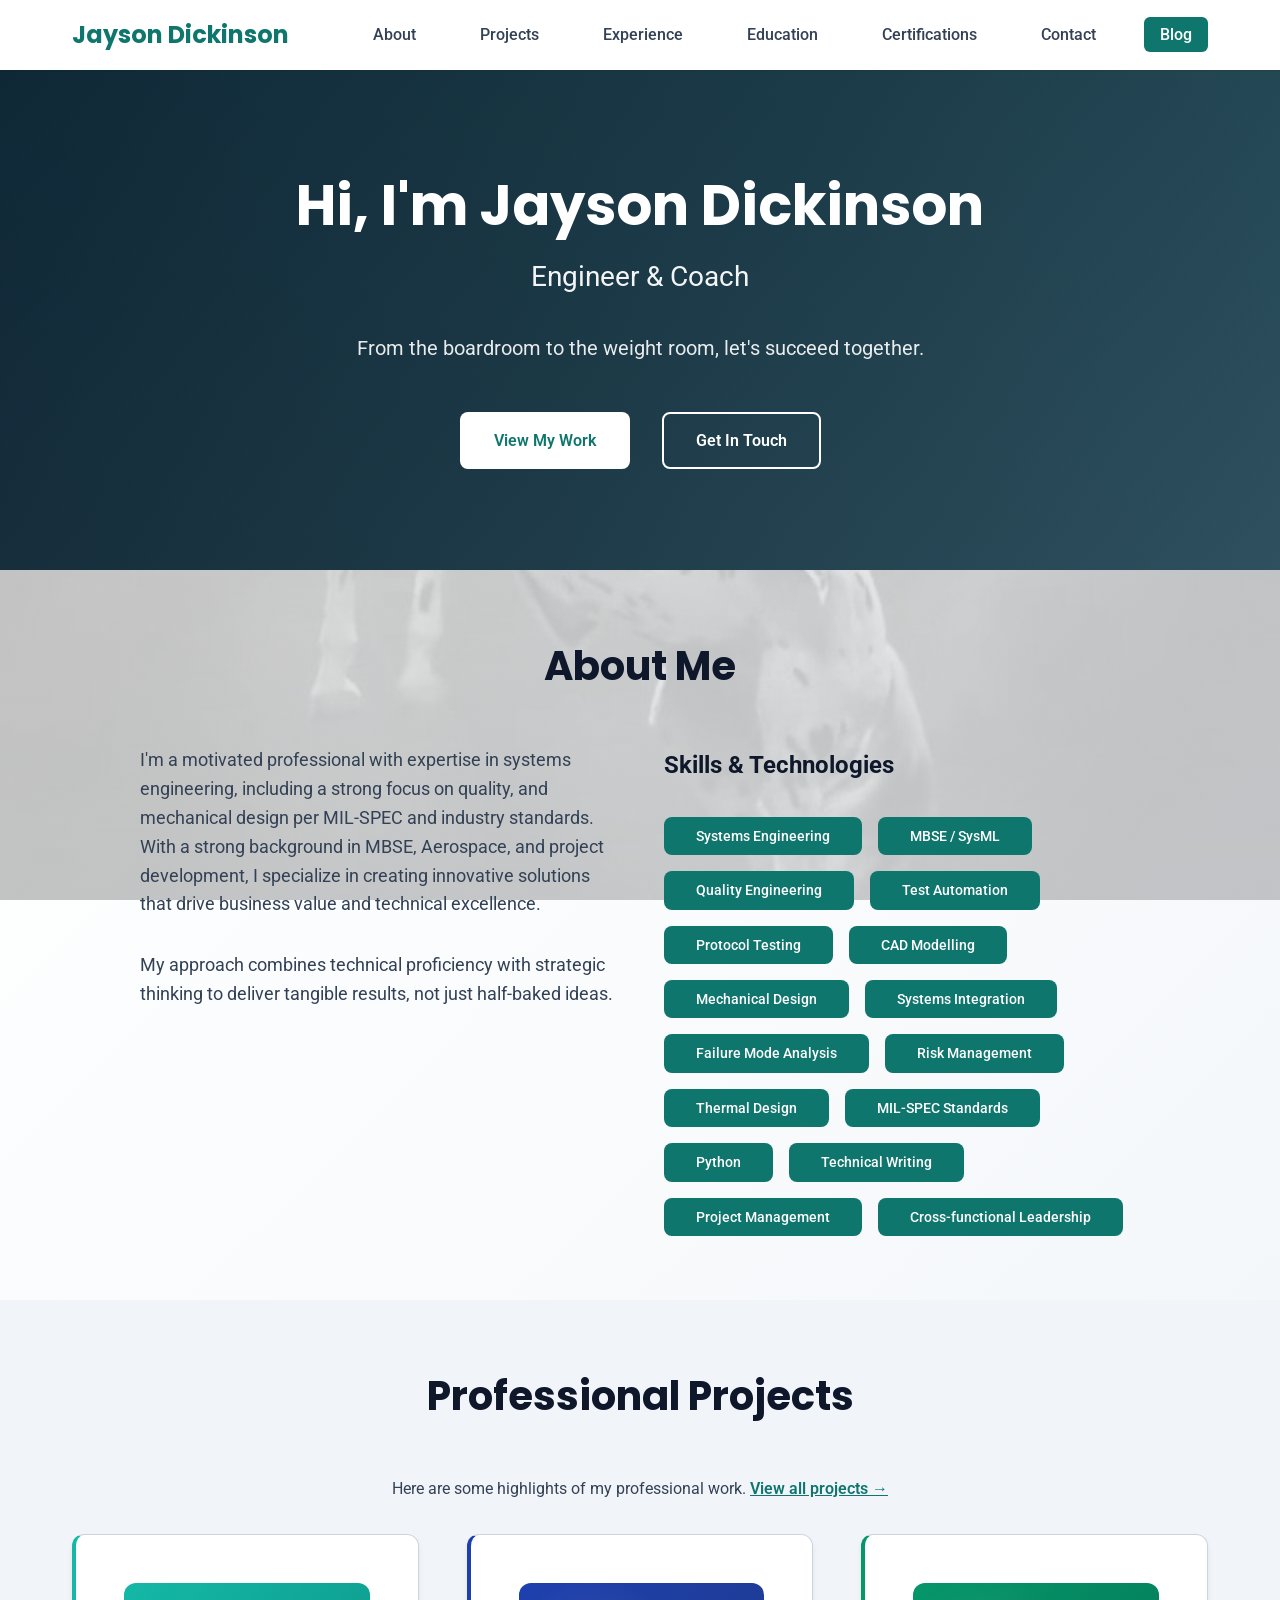
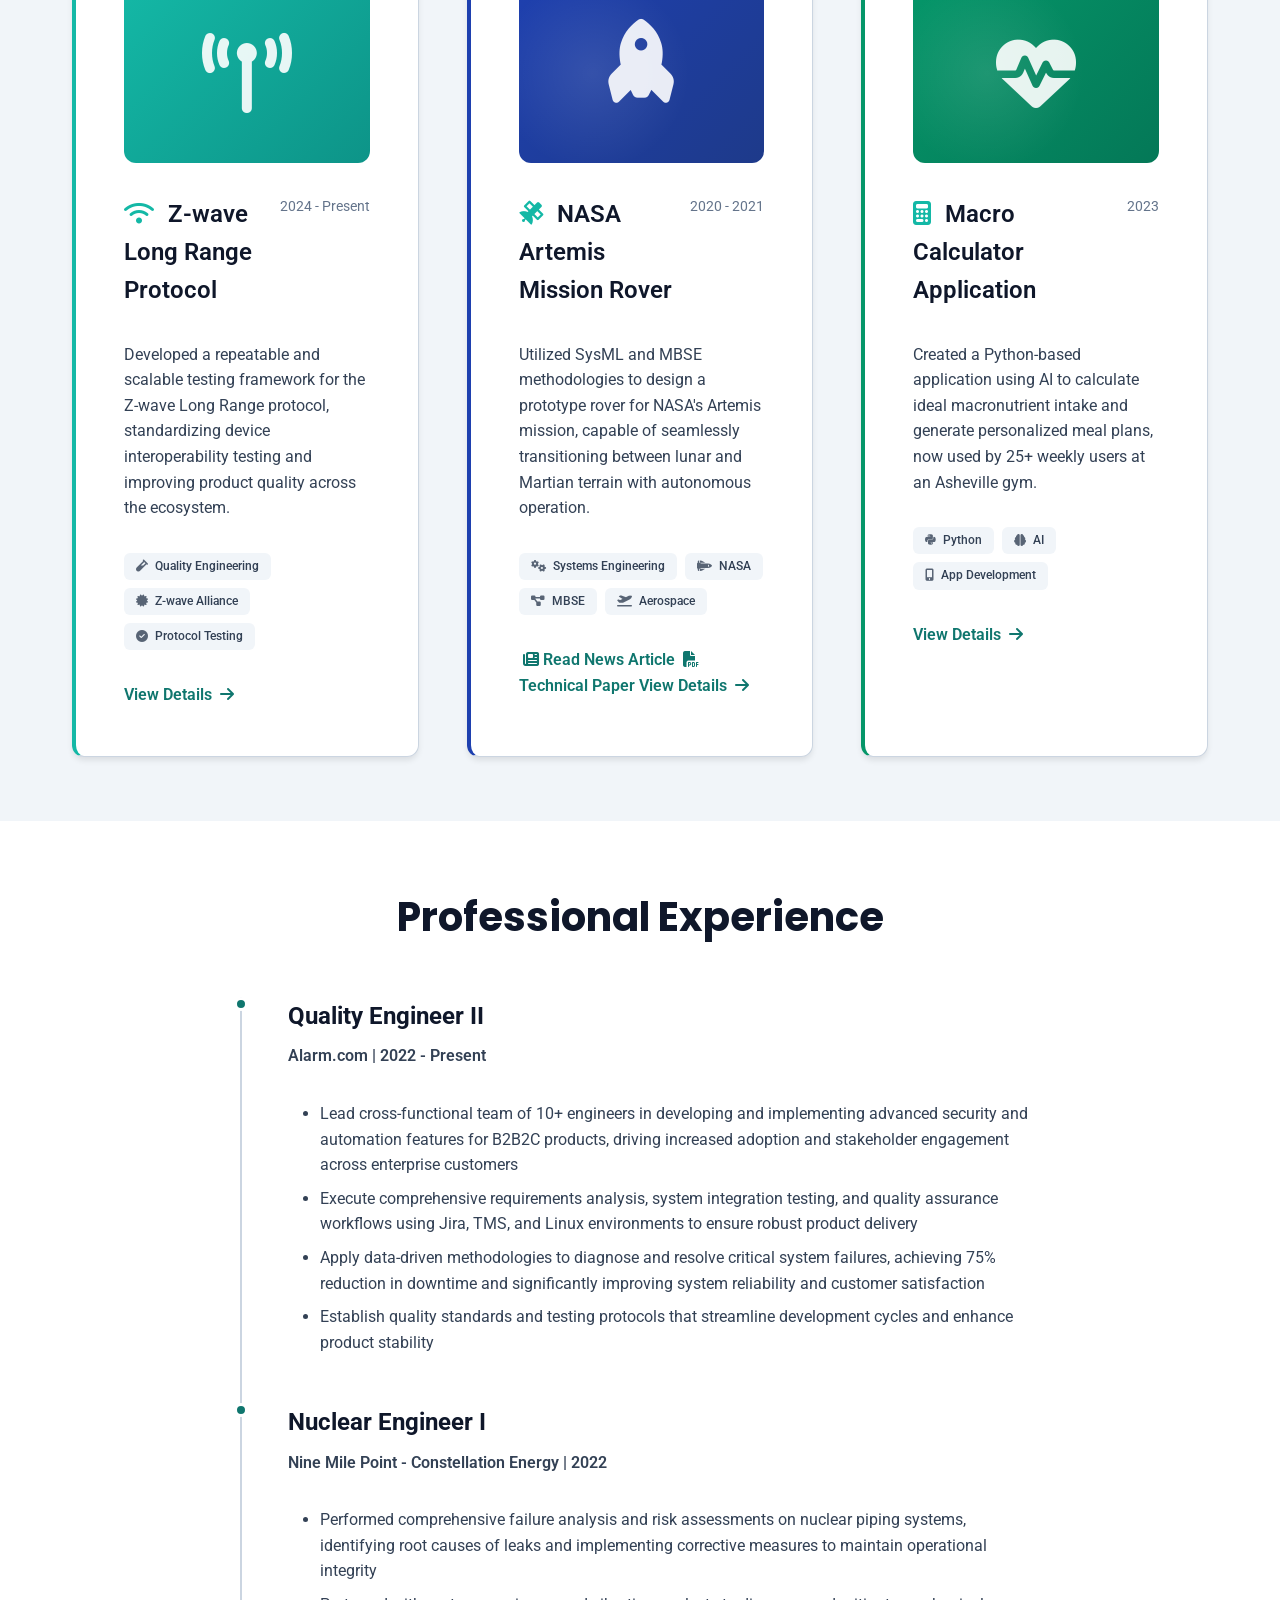
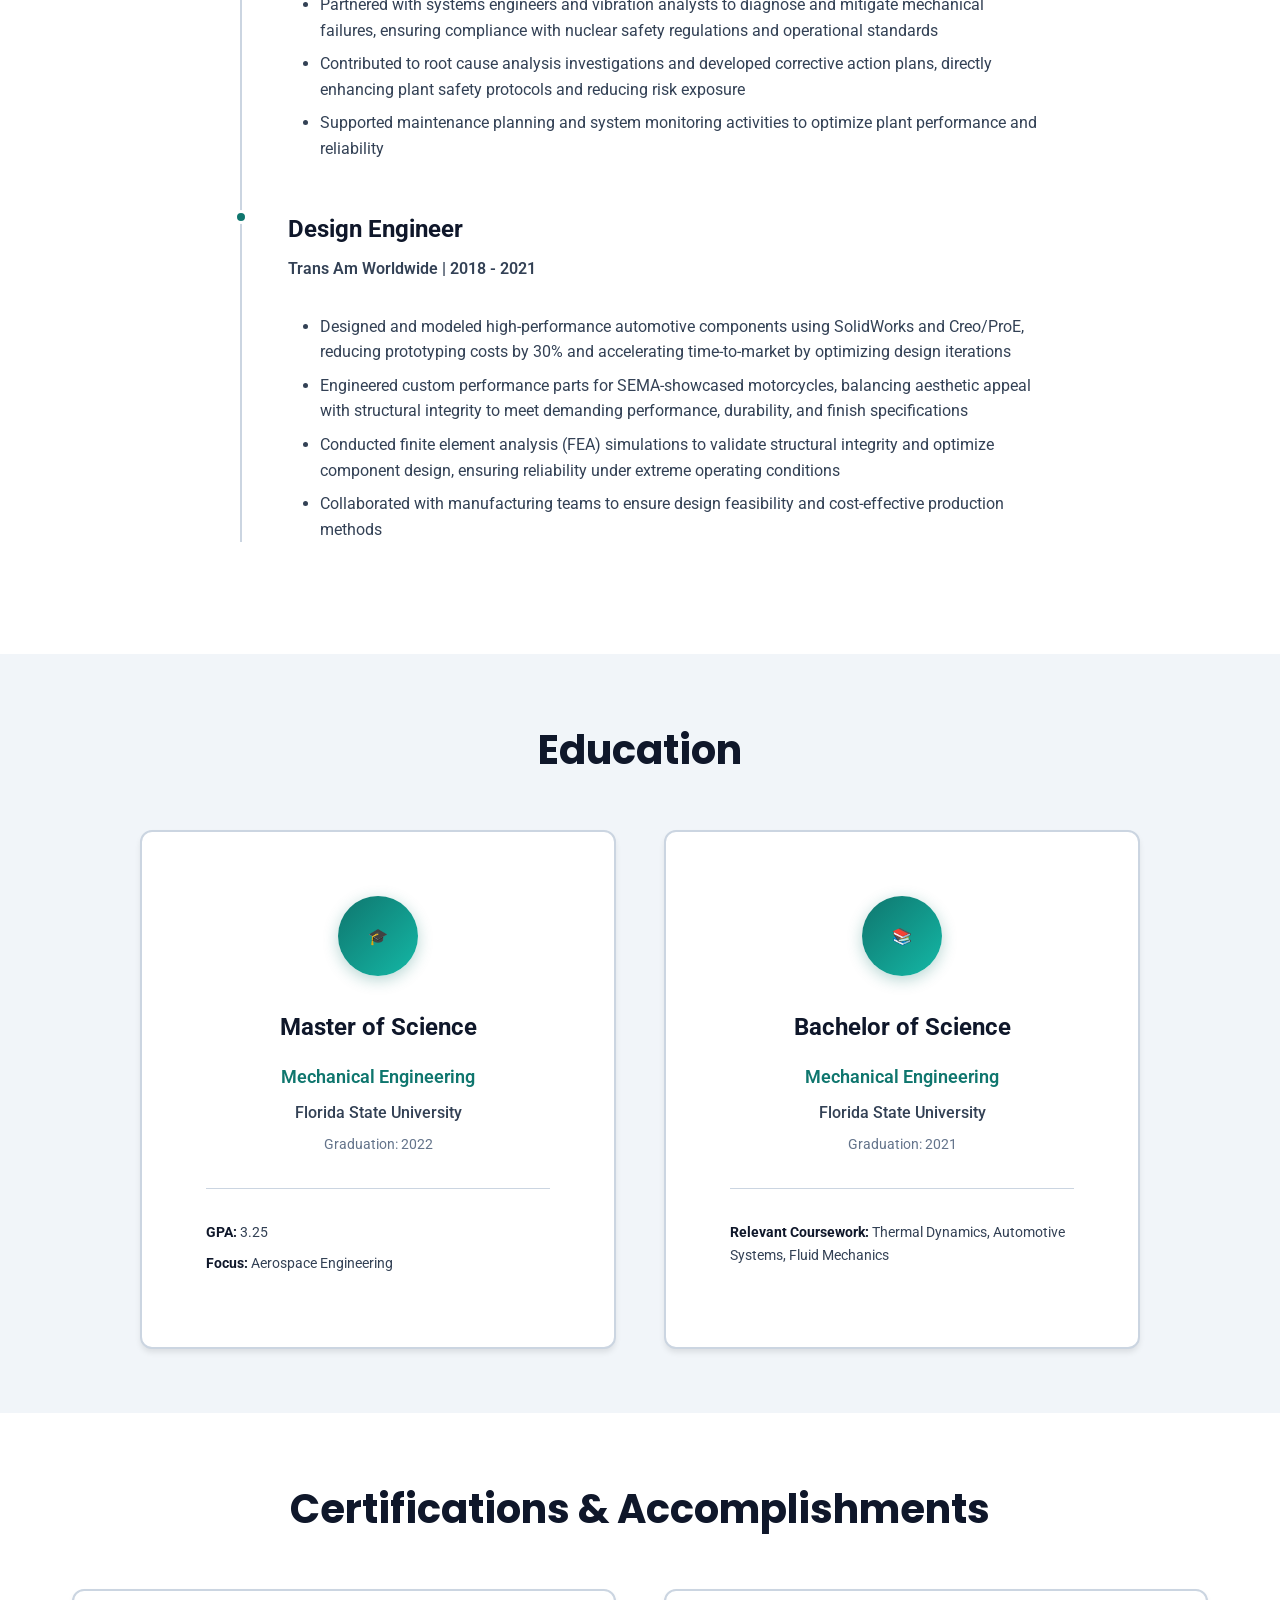
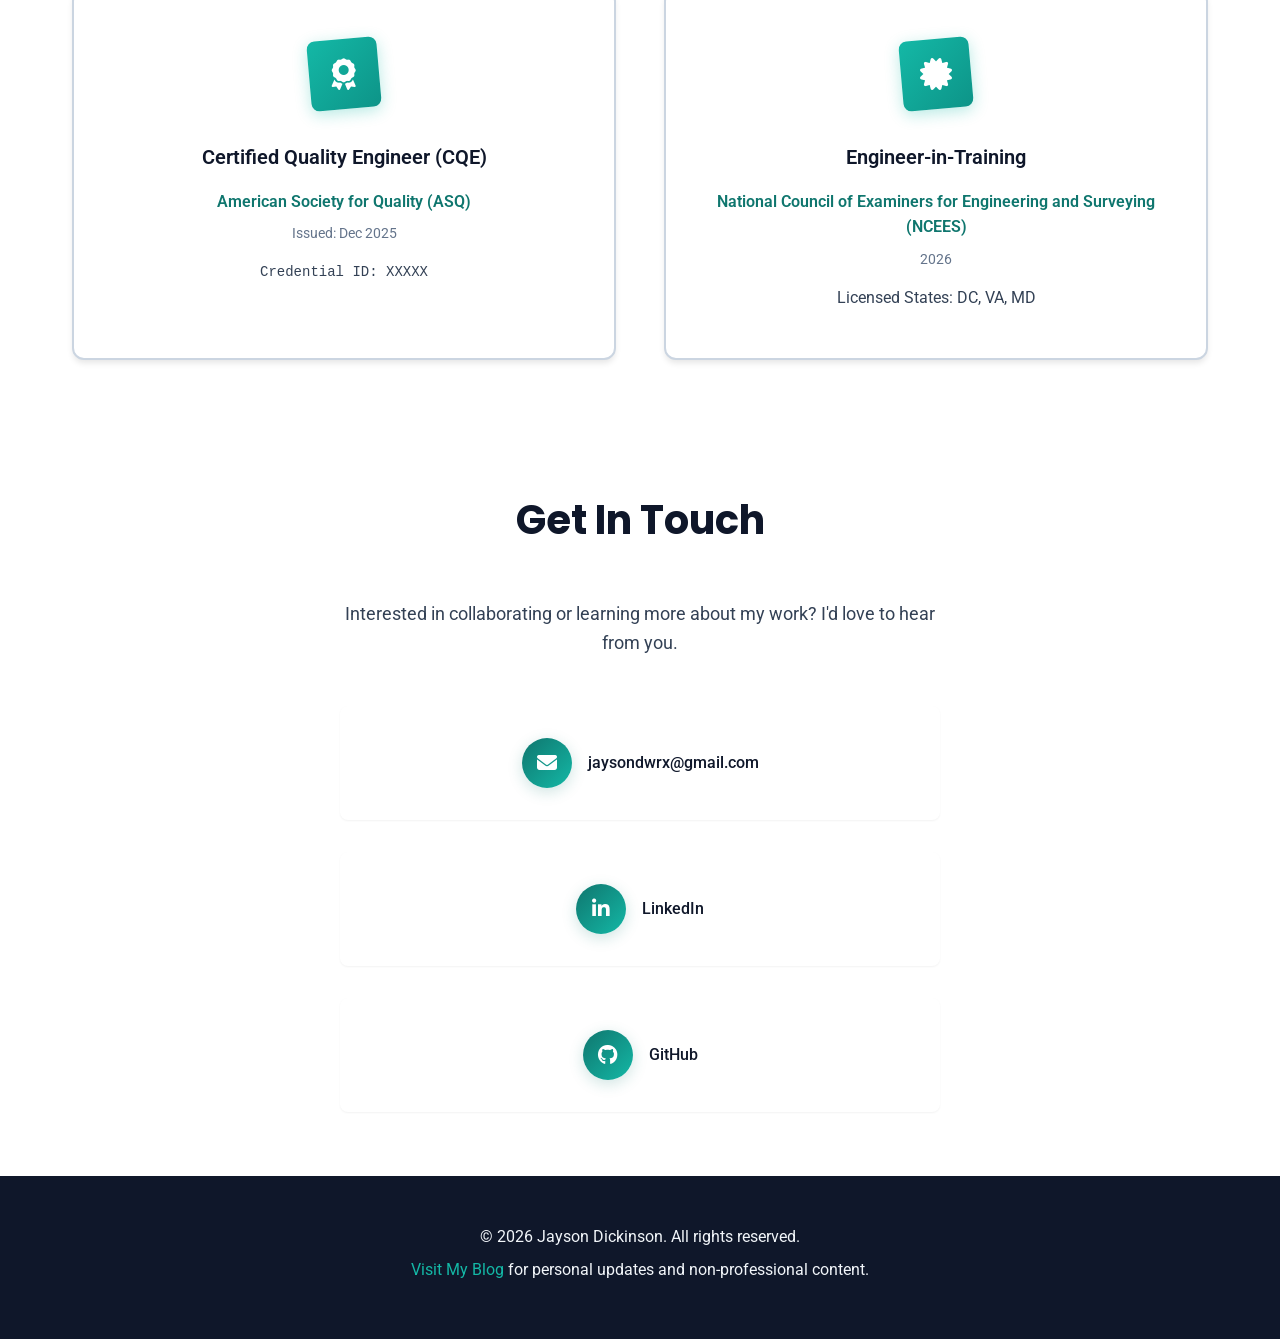
<file: index.html>
<!DOCTYPE html>
<html lang="en">
<head>
  <meta charset="UTF-8" />
  <meta name="viewport" content="width=device-width, initial-scale=1.0" />
  <title>Jayson Dickinson | Professional Portfolio</title>
  <!-- Google Fonts -->
  <link rel="preconnect" href="https://fonts.googleapis.com">
  <link rel="preconnect" href="https://fonts.gstatic.com" crossorigin>
  <link href="https://fonts.googleapis.com/css2?family=Roboto:wght@300;400;500;600;700&family=Poppins:wght@400;500;600;700&display=swap" rel="stylesheet">
  <!-- Font Awesome Icons -->
  <link rel="stylesheet" href="https://cdnjs.cloudflare.com/ajax/libs/font-awesome/6.5.1/css/all.min.css" />
  <link rel="stylesheet" href="styles.css" />
</head>
<body>
  <!-- Navigation -->
  <nav class="navbar">
    <div class="container">
      <div class="logo">Jayson Dickinson</div>
      <ul class="nav-links">
        <li><a href="#about">About</a></li>
        <li><a href="#projects">Projects</a></li>
        <li><a href="#experience">Experience</a></li>
        <li><a href="#education">Education</a></li>
        <li><a href="#certifications">Certifications</a></li>
        <li><a href="#contact">Contact</a></li>
        <li><a href="blog.html" class="blog-link">Blog</a></li>
      </ul>
    </div>
  </nav>

  <!-- Hero Section -->
  <section class="hero">
    <div class="container">
      <h1 class="hero-title">Hi, I'm Jayson Dickinson</h1>
      <p class="hero-subtitle">Engineer & Coach</p>
      <p class="hero-description">From the boardroom to the weight room, let's succeed together.</p>
      <div class="hero-cta">
        <a href="#projects" class="btn btn-primary">View My Work</a>
        <a href="#contact" class="btn btn-secondary">Get In Touch</a>
      </div>
    </div>
  </section>

  <!-- About Section -->
  <section id="about" class="section">
    <div class="container">
      <h2 class="section-title">About Me</h2>
      <div class="about-content">
        <div class="about-text">
          <p>I'm a motivated professional with expertise in systems engineering, including a strong focus on quality, and mechanical design per MIL-SPEC and industry standards. With a strong background in MBSE, Aerospace, and project development, I specialize in creating innovative solutions that drive business value and technical excellence.</p>
          <p>My approach combines technical proficiency with strategic thinking to deliver tangible results, not just half-baked ideas.</p>
        </div>
        <div class="skills">
          <h3>Skills & Technologies</h3>
          <div class="skill-tags">
            <span class="tag">Systems Engineering</span>
            <span class="tag">MBSE / SysML</span>
            <span class="tag">Quality Engineering</span>
            <span class="tag">Test Automation</span>
            <span class="tag">Protocol Testing</span>
            <span class="tag">CAD Modelling</span>
            <span class="tag">Mechanical Design</span>
            <span class="tag">Systems Integration</span>
            <span class="tag">Failure Mode Analysis</span>
            <span class="tag">Risk Management</span>
            <span class="tag">Thermal Design</span>
            <span class="tag">MIL-SPEC Standards</span>
            <span class="tag">Python</span>
            <span class="tag">Technical Writing</span>
            <span class="tag">Project Management</span>
            <span class="tag">Cross-functional Leadership</span>
          </div>
        </div>
      </div>
    </div>
  </section>

  <!-- Projects Section -->
  <section id="projects" class="section section-alt">
    <div class="container">
      <h2 class="section-title">Professional Projects</h2>
      <p style="text-align: center; margin-bottom: 2rem; color: var(--text-medium);">Here are some highlights of my professional work. <a href="projects.html" style="color: var(--primary-color); font-weight: 600;">View all projects →</a></p>
      <div class="projects-grid">
        
        <div class="project-card project-wireless">
          <div class="project-image">
            <i class="fas fa-broadcast-tower project-icon-large"></i>
          </div>
          <div class="project-header">
            <h3><i class="fas fa-wifi"></i> Z-wave Long Range Protocol</h3>
            <span class="project-date">2024 - Present</span>
          </div>
          <p class="project-description">Developed a repeatable and scalable testing framework for the Z-wave Long Range protocol, standardizing device interoperability testing and improving product quality across the ecosystem.</p>
          <div class="project-tags">
            <span class="tag-small"><i class="fas fa-vial"></i> Quality Engineering</span>
            <span class="tag-small"><i class="fas fa-certificate"></i> Z-wave Alliance</span>
            <span class="tag-small"><i class="fas fa-check-circle"></i> Protocol Testing</span>
          </div>
          <div class="project-links">
            <a href="projects.html" class="project-link">View Details <i class="fas fa-arrow-right"></i></a>
          </div>
        </div>

        <div class="project-card project-space">
          <div class="project-image">
            <i class="fas fa-rocket project-icon-large"></i>
            <img src="image-removebg-preview.png" alt="Rover" class="project-rover">
          </div>
          <div class="project-header">
            <h3><i class="fas fa-satellite"></i> NASA Artemis Mission Rover</h3>
            <span class="project-date">2020 - 2021</span>
          </div>
          <p class="project-description">Utilized SysML and MBSE methodologies to design a prototype rover for NASA's Artemis mission, capable of seamlessly transitioning between lunar and Martian terrain with autonomous operation.</p>
          <div class="project-tags">
            <span class="tag-small"><i class="fas fa-cogs"></i> Systems Engineering</span>
            <span class="tag-small"><i class="fas fa-space-shuttle"></i> NASA</span>
            <span class="tag-small"><i class="fas fa-project-diagram"></i> MBSE</span>
            <span class="tag-small"><i class="fas fa-plane-departure"></i> Aerospace</span>
          </div>
          <div class="project-links">
            <a href="https://eng.famu.fsu.edu/news/engineering-students-design-four-legged-lunar-robot-nasas-big-idea-challenge" target="_blank" class="project-link" rel="noopener noreferrer"><i class="fas fa-newspaper"></i> Read News Article</a>
            <a href="https://bigidea.nianet.org/wp-content/uploads/Florida-State-University-and-Florida-Agricultural-and-Mechnical-University-2022-Big-Idea-Technical-Paper.pdf" target="_blank" class="project-link" rel="noopener noreferrer"><i class="fas fa-file-pdf"></i> Technical Paper</a>
            <a href="projects.html" class="project-link">View Details <i class="fas fa-arrow-right"></i></a>
          </div>
        </div>

        <div class="project-card project-health">
          <div class="project-image">
            <i class="fas fa-heartbeat project-icon-large"></i>
          </div>
          <div class="project-header">
            <h3><i class="fas fa-calculator"></i> Macro Calculator Application</h3>
            <span class="project-date">2023</span>
          </div>
          <p class="project-description">Created a Python-based application using AI to calculate ideal macronutrient intake and generate personalized meal plans, now used by 25+ weekly users at an Asheville gym.</p>
          <div class="project-tags">
            <span class="tag-small"><i class="fab fa-python"></i> Python</span>
            <span class="tag-small"><i class="fas fa-brain"></i> AI</span>
            <span class="tag-small"><i class="fas fa-mobile-alt"></i> App Development</span>
          </div>
          <div class="project-links">
            <a href="projects.html" class="project-link">View Details <i class="fas fa-arrow-right"></i></a>
          </div>
        </div>

      </div>
    </div>
  </section>

  <!-- Experience Section -->
  <section id="experience" class="section">
    <div class="container">
      <h2 class="section-title">Professional Experience</h2>
      <div class="timeline">
        
        <div class="timeline-item">
          <div class="timeline-marker"></div>
          <div class="timeline-content">
            <h3>Quality Engineer II</h3>
            <p class="company">Alarm.com | 2022 - Present</p>
            <ul>
              <li>Lead cross-functional team of 10+ engineers in developing and implementing advanced security and automation features for B2B2C products, driving increased adoption and stakeholder engagement across enterprise customers</li>
              <li>Execute comprehensive requirements analysis, system integration testing, and quality assurance workflows using Jira, TMS, and Linux environments to ensure robust product delivery</li>
              <li>Apply data-driven methodologies to diagnose and resolve critical system failures, achieving 75% reduction in downtime and significantly improving system reliability and customer satisfaction</li>
              <li>Establish quality standards and testing protocols that streamline development cycles and enhance product stability</li>
            </ul>
          </div>
        </div>

        <div class="timeline-item">
          <div class="timeline-marker"></div>
          <div class="timeline-content">
            <h3>Nuclear Engineer I</h3>
            <p class="company">Nine Mile Point - Constellation Energy | 2022</p>
            <ul>
              <li>Performed comprehensive failure analysis and risk assessments on nuclear piping systems, identifying root causes of leaks and implementing corrective measures to maintain operational integrity</li>
              <li>Partnered with systems engineers and vibration analysts to diagnose and mitigate mechanical failures, ensuring compliance with nuclear safety regulations and operational standards</li>
              <li>Contributed to root cause analysis investigations and developed corrective action plans, directly enhancing plant safety protocols and reducing risk exposure</li>
              <li>Supported maintenance planning and system monitoring activities to optimize plant performance and reliability</li>
            </ul>
          </div>
        </div>

        <div class="timeline-item">
          <div class="timeline-marker"></div>
          <div class="timeline-content">
            <h3>Design Engineer</h3>
            <p class="company">Trans Am Worldwide | 2018 - 2021</p>
            <ul>
              <li>Designed and modeled high-performance automotive components using SolidWorks and Creo/ProE, reducing prototyping costs by 30% and accelerating time-to-market by optimizing design iterations</li>
              <li>Engineered custom performance parts for SEMA-showcased motorcycles, balancing aesthetic appeal with structural integrity to meet demanding performance, durability, and finish specifications</li>
              <li>Conducted finite element analysis (FEA) simulations to validate structural integrity and optimize component design, ensuring reliability under extreme operating conditions</li>
              <li>Collaborated with manufacturing teams to ensure design feasibility and cost-effective production methods</li>
            </ul>
          </div>
        </div>

      </div>
    </div>
  </section>

  <!-- Education Section -->
  <section id="education" class="section section-alt">
    <div class="container">
      <h2 class="section-title">Education</h2>
      <div class="education-grid">
        
        <div class="education-card">
          <div class="education-icon">🎓</div>
          <h3>Master of Science</h3>
          <p class="education-major">Mechanical Engineering</p>
          <p class="education-school">Florida State University</p>
          <p class="education-date">Graduation: 2022</p>
          <div class="education-details">
            <p><strong>GPA:</strong> 3.25</p>
            <p><strong>Focus:</strong> Aerospace Engineering</p>
          </div>
        </div>

        <div class="education-card">
          <div class="education-icon">📚</div>
          <h3>Bachelor of Science</h3>
          <p class="education-major">Mechanical Engineering</p>
          <p class="education-school">Florida State University</p>
          <p class="education-date">Graduation: 2021</p>
          <div class="education-details">
            <p><strong>Relevant Coursework:</strong> Thermal Dynamics, Automotive Systems, Fluid Mechanics</p>
          </div>
        </div>

      </div>
    </div>
  </section>

  <!-- Certifications & Accomplishments Section -->
  <section id="certifications" class="section">
    <div class="container">
      <h2 class="section-title">Certifications & Accomplishments</h2>
      <div class="certifications-grid">
        
        <!-- Certification Item -->
        <div class="cert-card">
          <div class="cert-icon"><i class="fas fa-award"></i></div>
          <h3>Certified Quality Engineer (CQE)</h3>
          <p class="cert-issuer">American Society for Quality (ASQ)</p>
          <p class="cert-date">Issued: Dec 2025</p>
          <p class="cert-id">Credential ID: XXXXX</p>
        </div>

        <!-- Accomplishment Item -->
        <div class="cert-card">
          <div class="cert-icon"><i class="fas fa-certificate"></i></div>
          <h3>Engineer-in-Training</h3>
          <p class="cert-issuer">National Council of Examiners for Engineering and Surveying (NCEES)</p>
          <p class="cert-date">2026</p>
          <p class="cert-description">Licensed States: DC, VA, MD</p>
        </div>

        <!-- Add more as needed -->

      </div>
    </div>
  </section>

  <!-- Contact Section -->
  <section id="contact" class="section">
    <div class="container">
      <h2 class="section-title">Get In Touch</h2>
      <div class="contact-content">
        <p class="contact-intro">Interested in collaborating or learning more about my work? I'd love to hear from you.</p>
        <div class="contact-methods">
          <a href="mailto:jaysondwrx@gmail.com" class="contact-item">
            <span class="contact-icon"><i class="fas fa-envelope"></i></span>
            <span>jaysondwrx@gmail.com</span>
          </a>
          <a href="https://linkedin.com/in/jayson-dickinson-869966bb" target="_blank" class="contact-item">
            <span class="contact-icon"><i class="fab fa-linkedin-in"></i></span>
            <span>LinkedIn</span>
          </a>
          <a href="https://github.com/jpdickinson" target="_blank" class="contact-item">
            <span class="contact-icon"><i class="fab fa-github"></i></span>
            <span>GitHub</span>
          </a>
        </div>
      </div>
    </div>
  </section>

  <!-- Footer -->
  <footer class="footer">
    <div class="container">
      <p>&copy; 2026 Jayson Dickinson. All rights reserved.</p>
      <p><a href="blog.html">Visit My Blog</a> for personal updates and non-professional content.</p>
    </div>
  </footer>

  <script>
    // Random Background Images for About Section
    // Add your own image URLs or local file paths here
    const backgroundImages = [
      'artemis_launch_site.jpg', // nasa launch
      'artemis_site.jpg', // artemis mission
      'dc.jpg', // DC/home
      'gears.jpg', // Abstract gears
      'golds_logo_site.jpg', // gym/golds
      'gym.jpg', // abstract gym
      'jet.jpg', // jet engine
      'nmp.jpg', // nuclear plant
      'osc and ren.jpg', // osc and renegade/fsu
      'sti.jpg', // subaru/car
      // To use your own images:
      // 1. Place image files in your project folder
      // 2. Replace URLs above with: 'your-image-name.jpg'
      // Example: 'gym-photo.jpg', 'nasa-project.jpg', 'zwave-testing.jpg'
    ];

    // Select a random image on page load
    function setRandomBackground() {
      const aboutSection = document.getElementById('about');
      const randomIndex = Math.floor(Math.random() * backgroundImages.length);
      aboutSection.style.backgroundImage = `url('${backgroundImages[randomIndex]}')`;
    }

    // Set background when page loads
    window.addEventListener('load', setRandomBackground);
  </script>

</body>
</html>
</file>
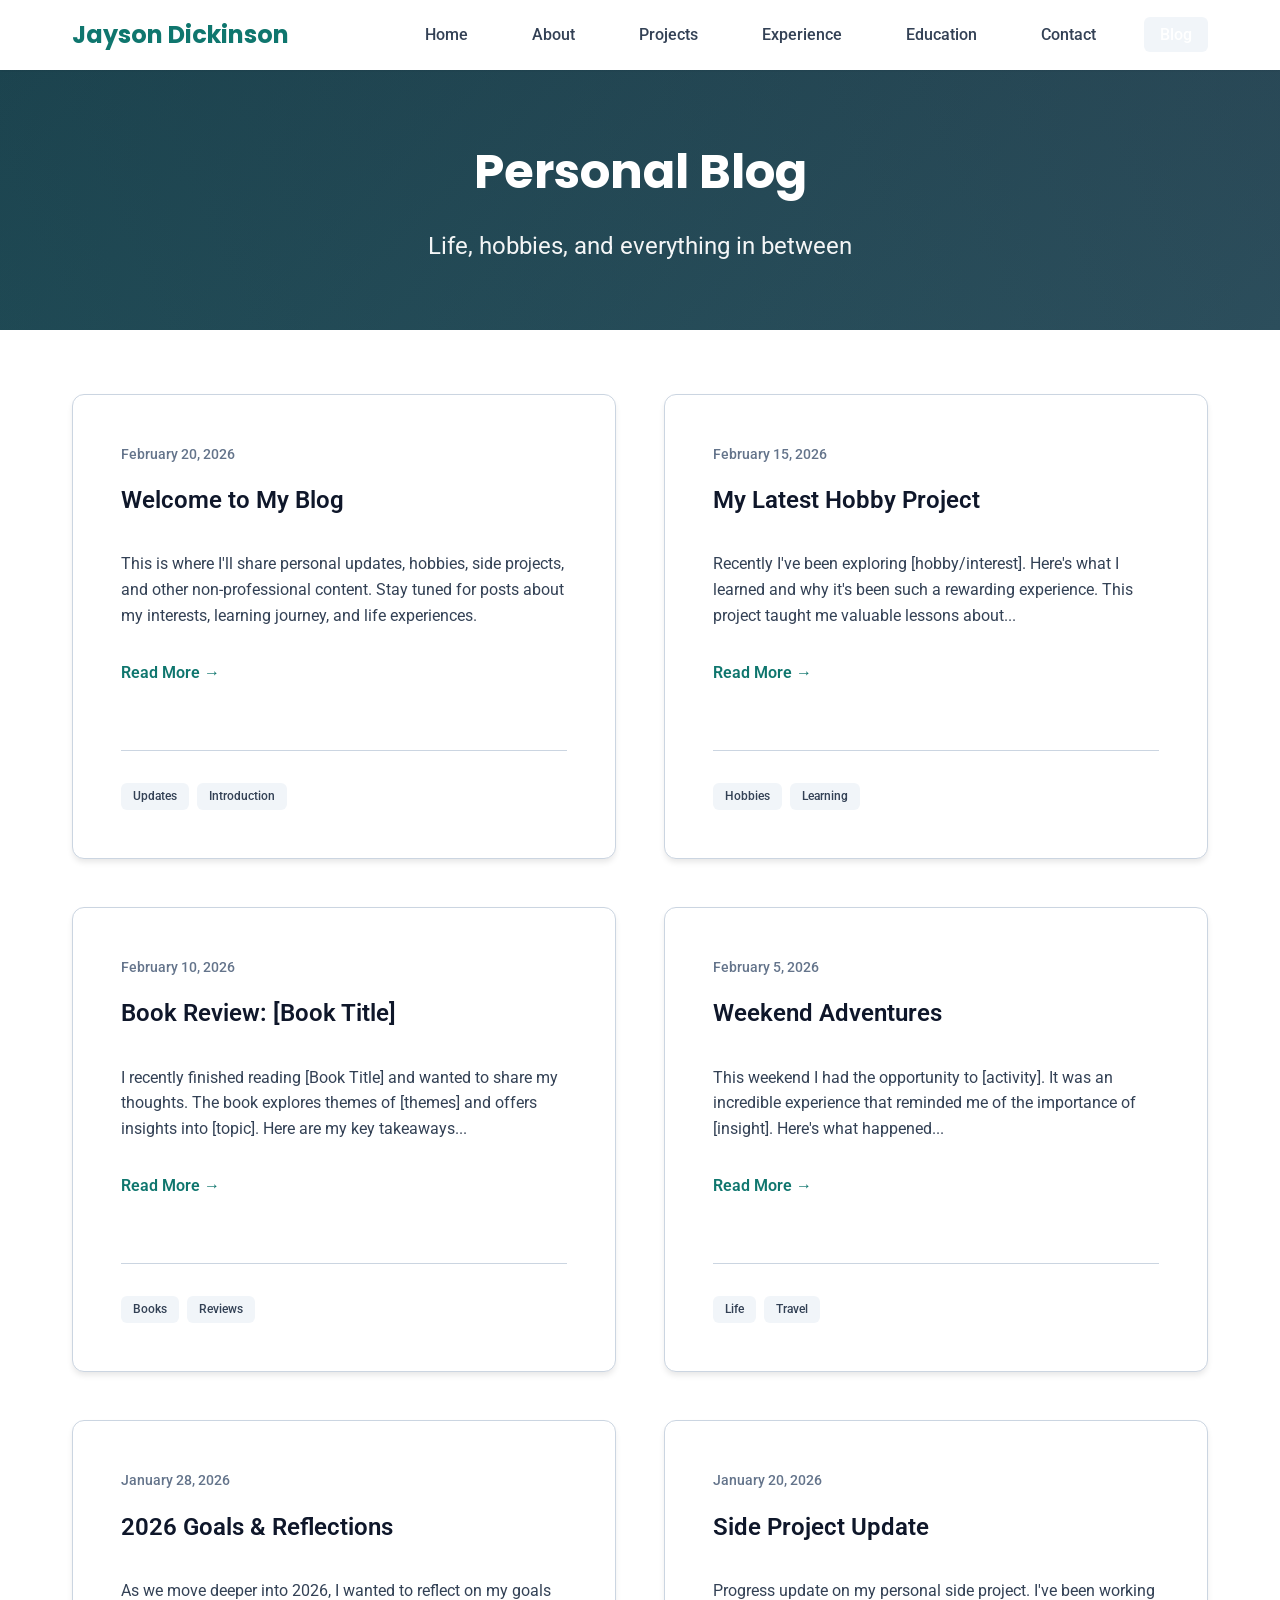
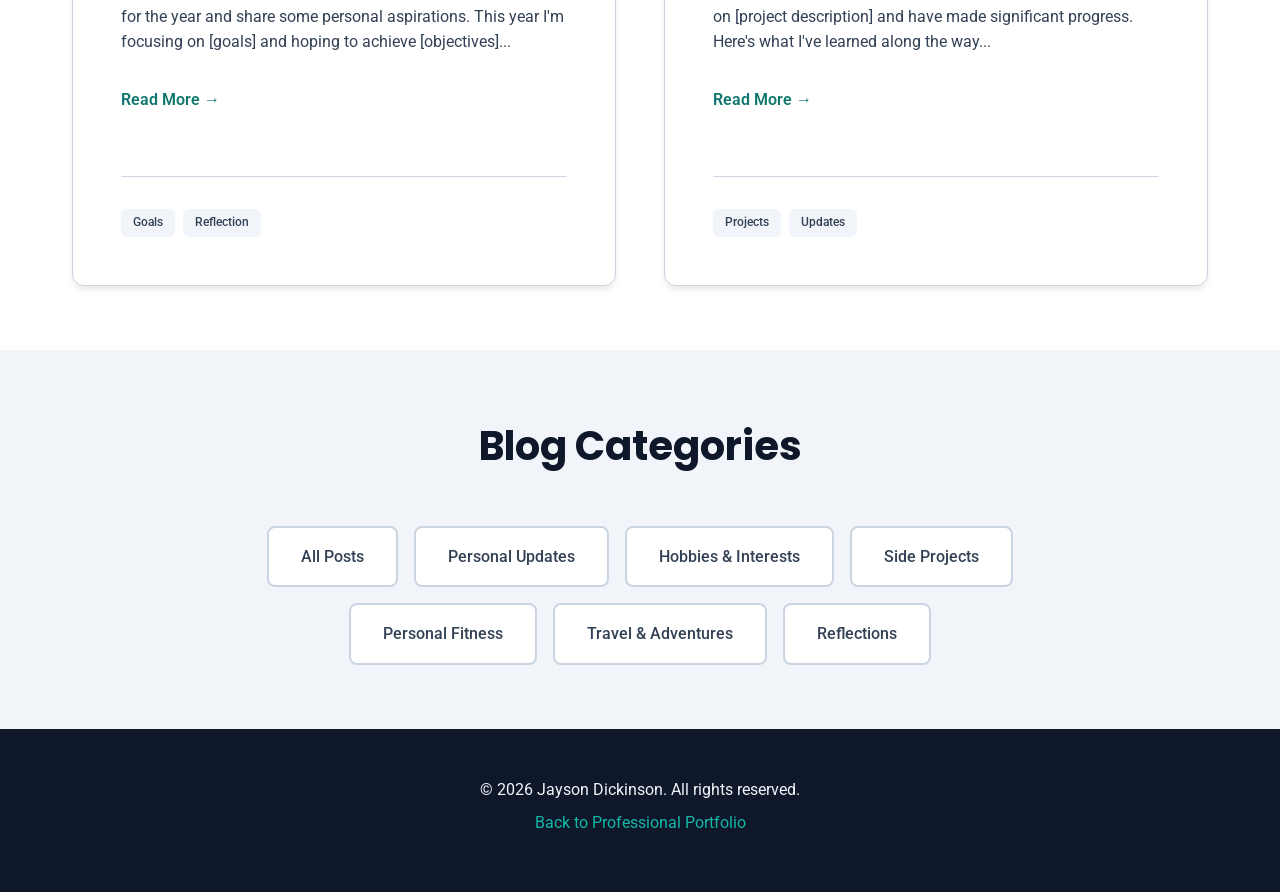
<file: blog.html>
<!DOCTYPE html>
<html lang="en">
<head>
  <meta charset="UTF-8" />
  <meta name="viewport" content="width=device-width, initial-scale=1.0" />
  <title>Blog | Jayson Dickinson</title>
  <!-- Google Fonts -->
  <link rel="preconnect" href="https://fonts.googleapis.com">
  <link rel="preconnect" href="https://fonts.gstatic.com" crossorigin>
  <link href="https://fonts.googleapis.com/css2?family=Roboto:wght@300;400;500;600;700&family=Poppins:wght@400;500;600;700&display=swap" rel="stylesheet">
  <!-- Font Awesome Icons -->
  <link rel="stylesheet" href="https://cdnjs.cloudflare.com/ajax/libs/font-awesome/6.5.1/css/all.min.css" />
  <link rel="stylesheet" href="styles.css" />
</head>
<body>
  <!-- Navigation -->
  <nav class="navbar">
    <div class="container">
      <div class="logo">Jayson Dickinson</div>
      <ul class="nav-links">
        <li><a href="index.html">Home</a></li>
        <li><a href="index.html#about">About</a></li>
        <li><a href="projects.html">Projects</a></li>
        <li><a href="index.html#experience">Experience</a></li>
        <li><a href="index.html#education">Education</a></li>
        <li><a href="index.html#contact">Contact</a></li>
        <li><a href="blog.html" class="blog-link active">Blog</a></li>
      </ul>
    </div>
  </nav>

  <!-- Blog Header -->
  <section class="blog-hero">
    <div class="container">
      <h1 class="blog-title">Personal Blog</h1>
      <p class="blog-subtitle">Life, hobbies, and everything in between</p>
    </div>
  </section>

  <!-- Blog Posts -->
  <section class="section">
    <div class="container">
      <div class="blog-grid">
        
        <!-- Blog Post 1 -->
        <article class="blog-post">
          <div class="post-date">February 20, 2026</div>
          <h2 class="post-title">Welcome to My Blog</h2>
          <p class="post-excerpt">
            This is where I'll share personal updates, hobbies, side projects, and other non-professional content. 
            Stay tuned for posts about my interests, learning journey, and life experiences.
          </p>
          <a href="#post1" class="read-more">Read More →</a>
          <div class="post-tags">
            <span class="tag-small">Updates</span>
            <span class="tag-small">Introduction</span>
          </div>
        </article>

        <!-- Blog Post 2 -->
        <article class="blog-post">
          <div class="post-date">February 15, 2026</div>
          <h2 class="post-title">My Latest Hobby Project</h2>
          <p class="post-excerpt">
            Recently I've been exploring [hobby/interest]. Here's what I learned and why it's been such a 
            rewarding experience. This project taught me valuable lessons about...
          </p>
          <a href="#post2" class="read-more">Read More →</a>
          <div class="post-tags">
            <span class="tag-small">Hobbies</span>
            <span class="tag-small">Learning</span>
          </div>
        </article>

        <!-- Blog Post 3 -->
        <article class="blog-post">
          <div class="post-date">February 10, 2026</div>
          <h2 class="post-title">Book Review: [Book Title]</h2>
          <p class="post-excerpt">
            I recently finished reading [Book Title] and wanted to share my thoughts. The book explores 
            themes of [themes] and offers insights into [topic]. Here are my key takeaways...
          </p>
          <a href="#post3" class="read-more">Read More →</a>
          <div class="post-tags">
            <span class="tag-small">Books</span>
            <span class="tag-small">Reviews</span>
          </div>
        </article>

        <!-- Blog Post 4 -->
        <article class="blog-post">
          <div class="post-date">February 5, 2026</div>
          <h2 class="post-title">Weekend Adventures</h2>
          <p class="post-excerpt">
            This weekend I had the opportunity to [activity]. It was an incredible experience that reminded me 
            of the importance of [insight]. Here's what happened...
          </p>
          <a href="#post4" class="read-more">Read More →</a>
          <div class="post-tags">
            <span class="tag-small">Life</span>
            <span class="tag-small">Travel</span>
          </div>
        </article>

        <!-- Blog Post 5 -->
        <article class="blog-post">
          <div class="post-date">January 28, 2026</div>
          <h2 class="post-title">2026 Goals & Reflections</h2>
          <p class="post-excerpt">
            As we move deeper into 2026, I wanted to reflect on my goals for the year and share some 
            personal aspirations. This year I'm focusing on [goals] and hoping to achieve [objectives]...
          </p>
          <a href="#post5" class="read-more">Read More →</a>
          <div class="post-tags">
            <span class="tag-small">Goals</span>
            <span class="tag-small">Reflection</span>
          </div>
        </article>

        <!-- Blog Post 6 -->
        <article class="blog-post">
          <div class="post-date">January 20, 2026</div>
          <h2 class="post-title">Side Project Update</h2>
          <p class="post-excerpt">
            Progress update on my personal side project. I've been working on [project description] and 
            have made significant progress. Here's what I've learned along the way...
          </p>
          <a href="#post6" class="read-more">Read More →</a>
          <div class="post-tags">
            <span class="tag-small">Projects</span>
            <span class="tag-small">Updates</span>
          </div>
        </article>

      </div>
    </div>
  </section>

  <!-- Categories Sidebar -->
  <section class="section section-alt">
    <div class="container">
      <h2 class="section-title">Blog Categories</h2>
      <div class="categories">
        <a href="#" class="category-item">All Posts</a>
        <a href="#" class="category-item">Personal Updates</a>
        <a href="#" class="category-item">Hobbies & Interests</a>
        <a href="#" class="category-item">Side Projects</a>
        <a href="#" class="category-item">Personal Fitness</a>
        <a href="#" class="category-item">Travel & Adventures</a>
        <a href="#" class="category-item">Reflections</a>
      </div>
    </div>
  </section>

  <!-- Footer -->
  <footer class="footer">
    <div class="container">
      <p>&copy; 2026 Jayson Dickinson. All rights reserved.</p>
      <p><a href="index.html">Back to Professional Portfolio</a></p>
    </div>
  </footer>

</body>
</html>
</file>
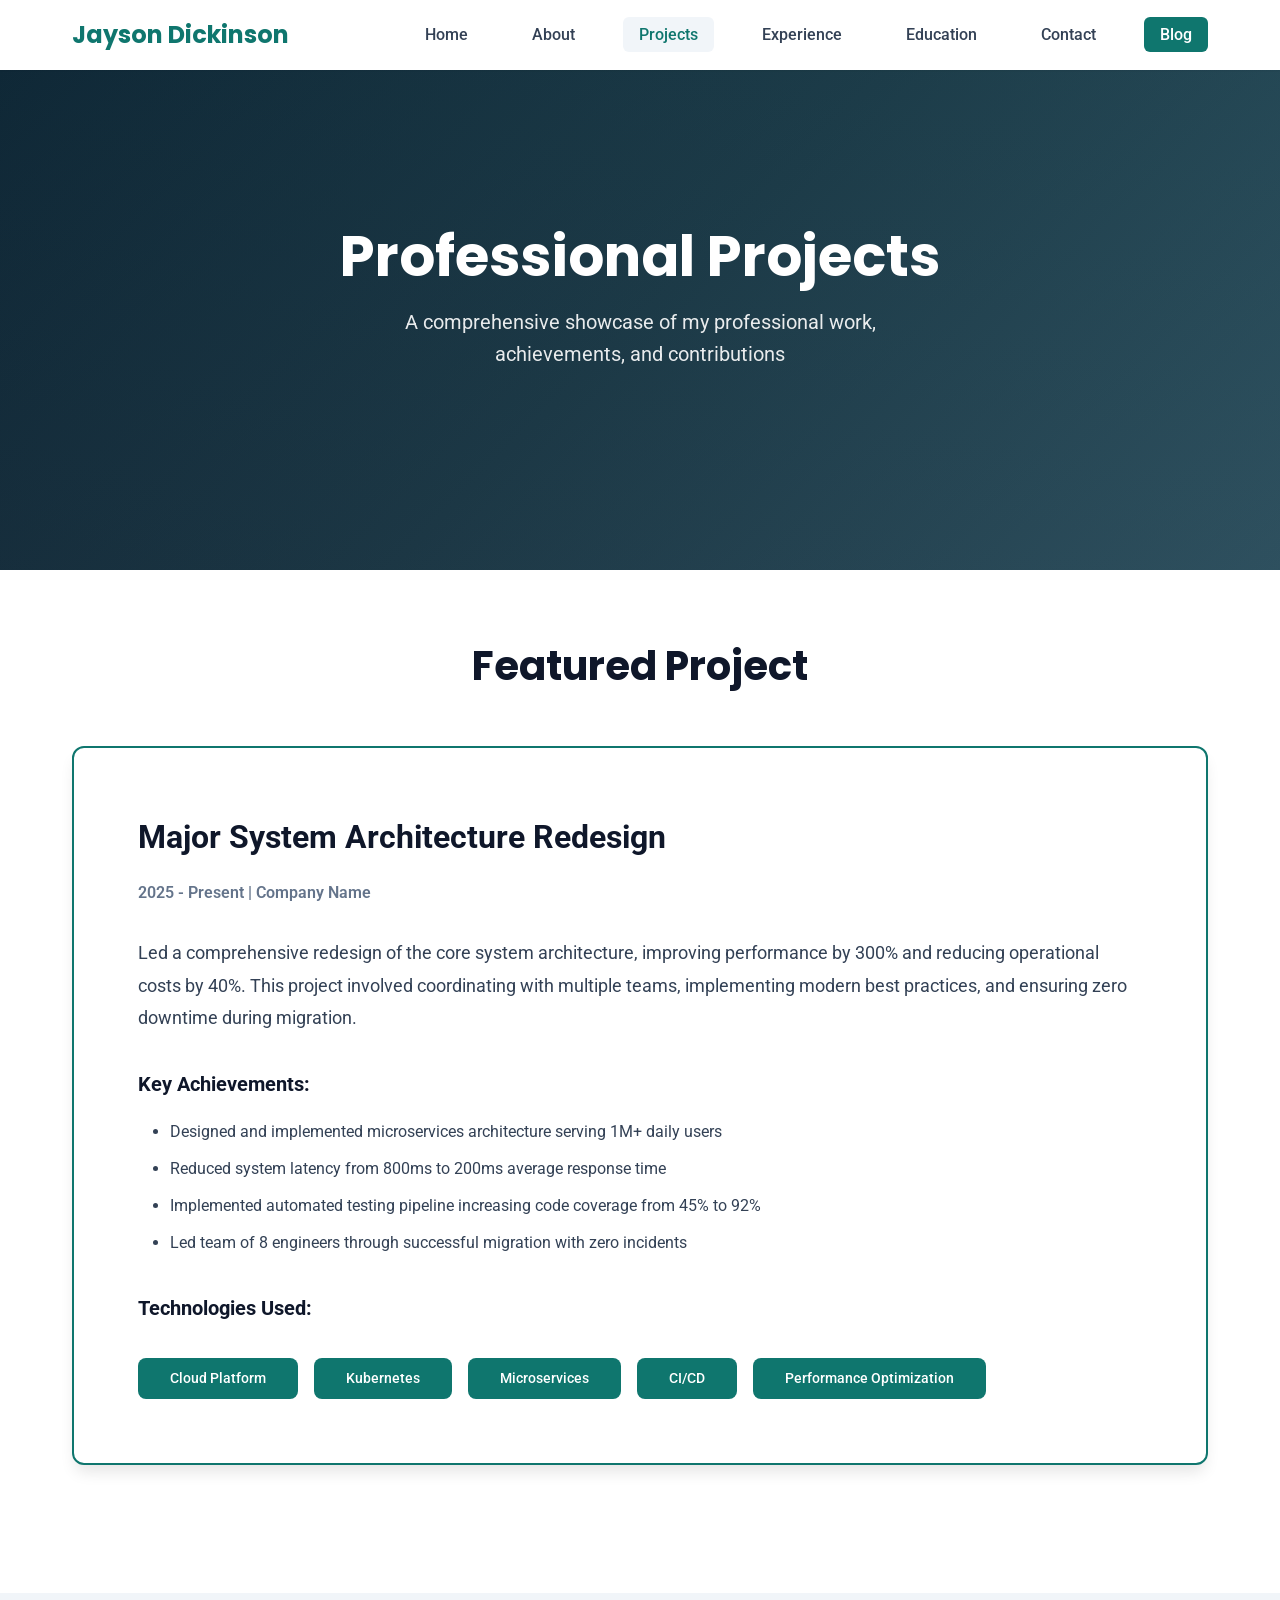
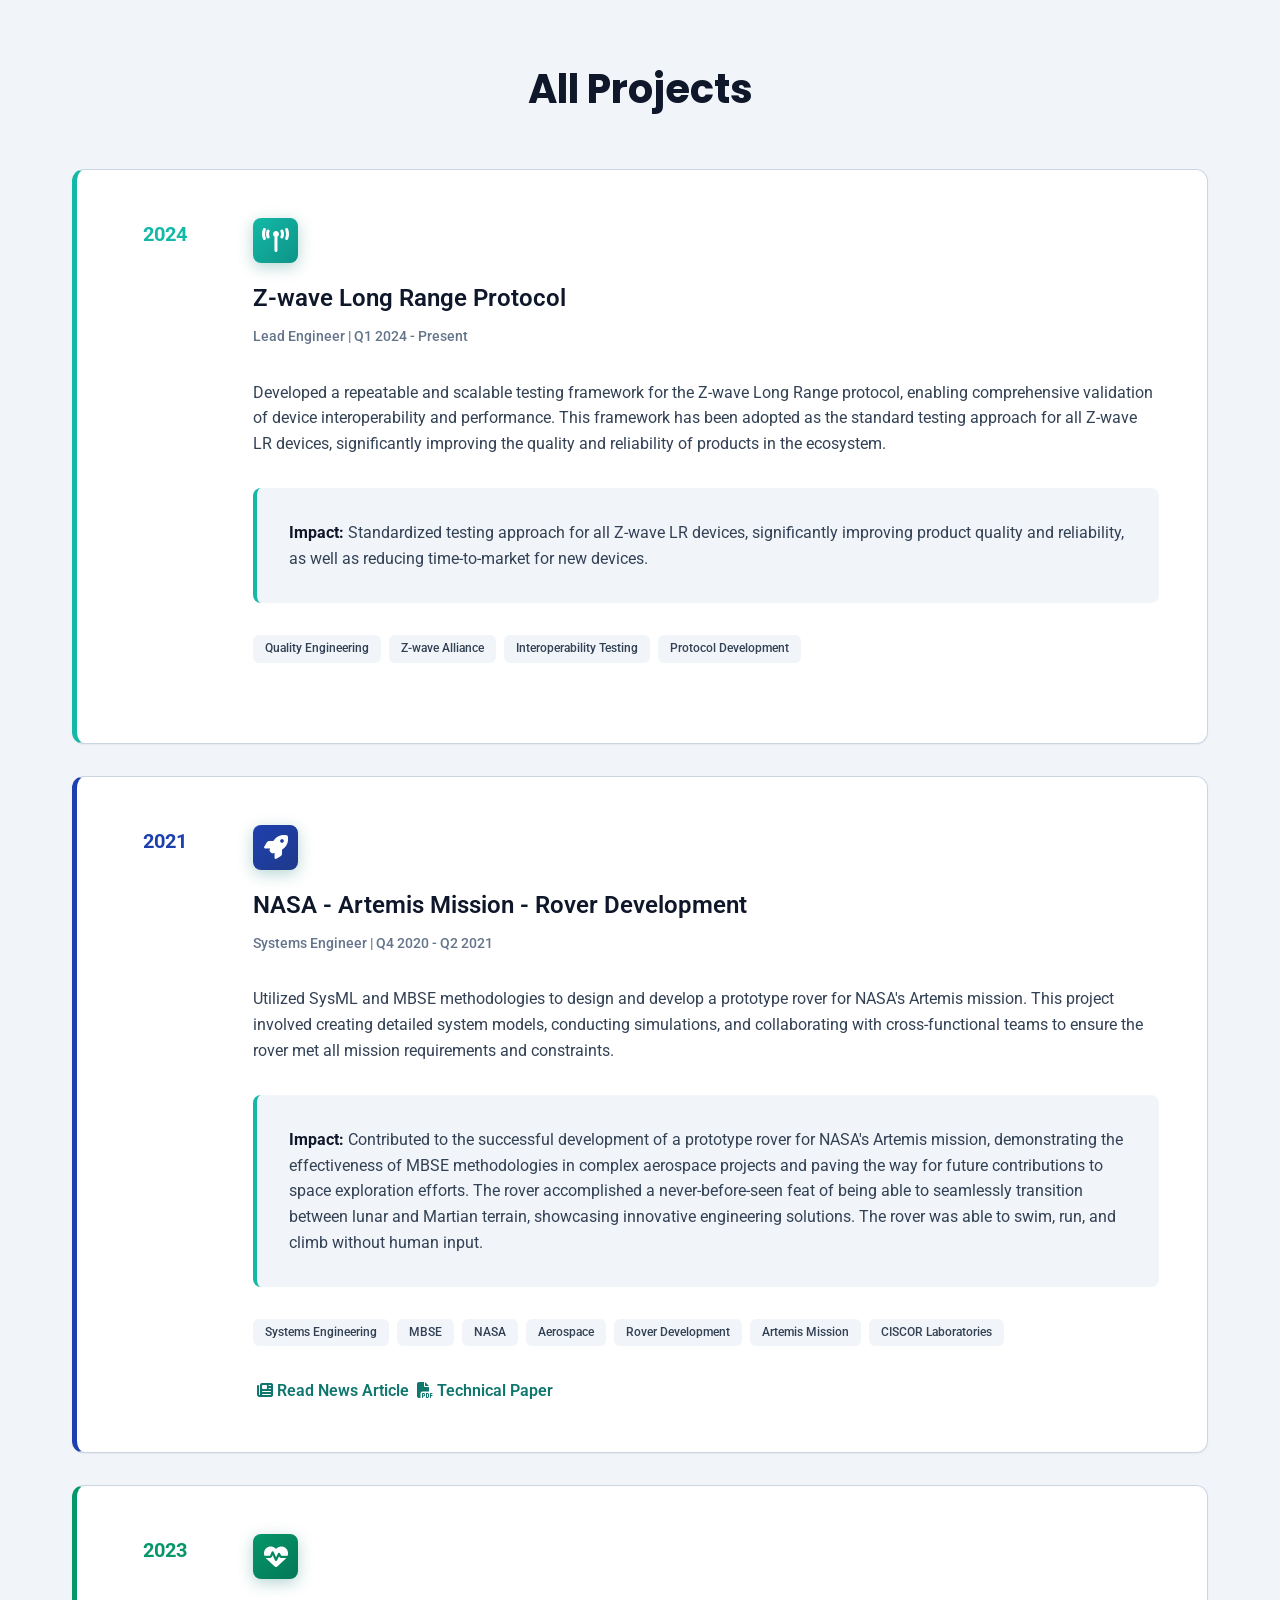
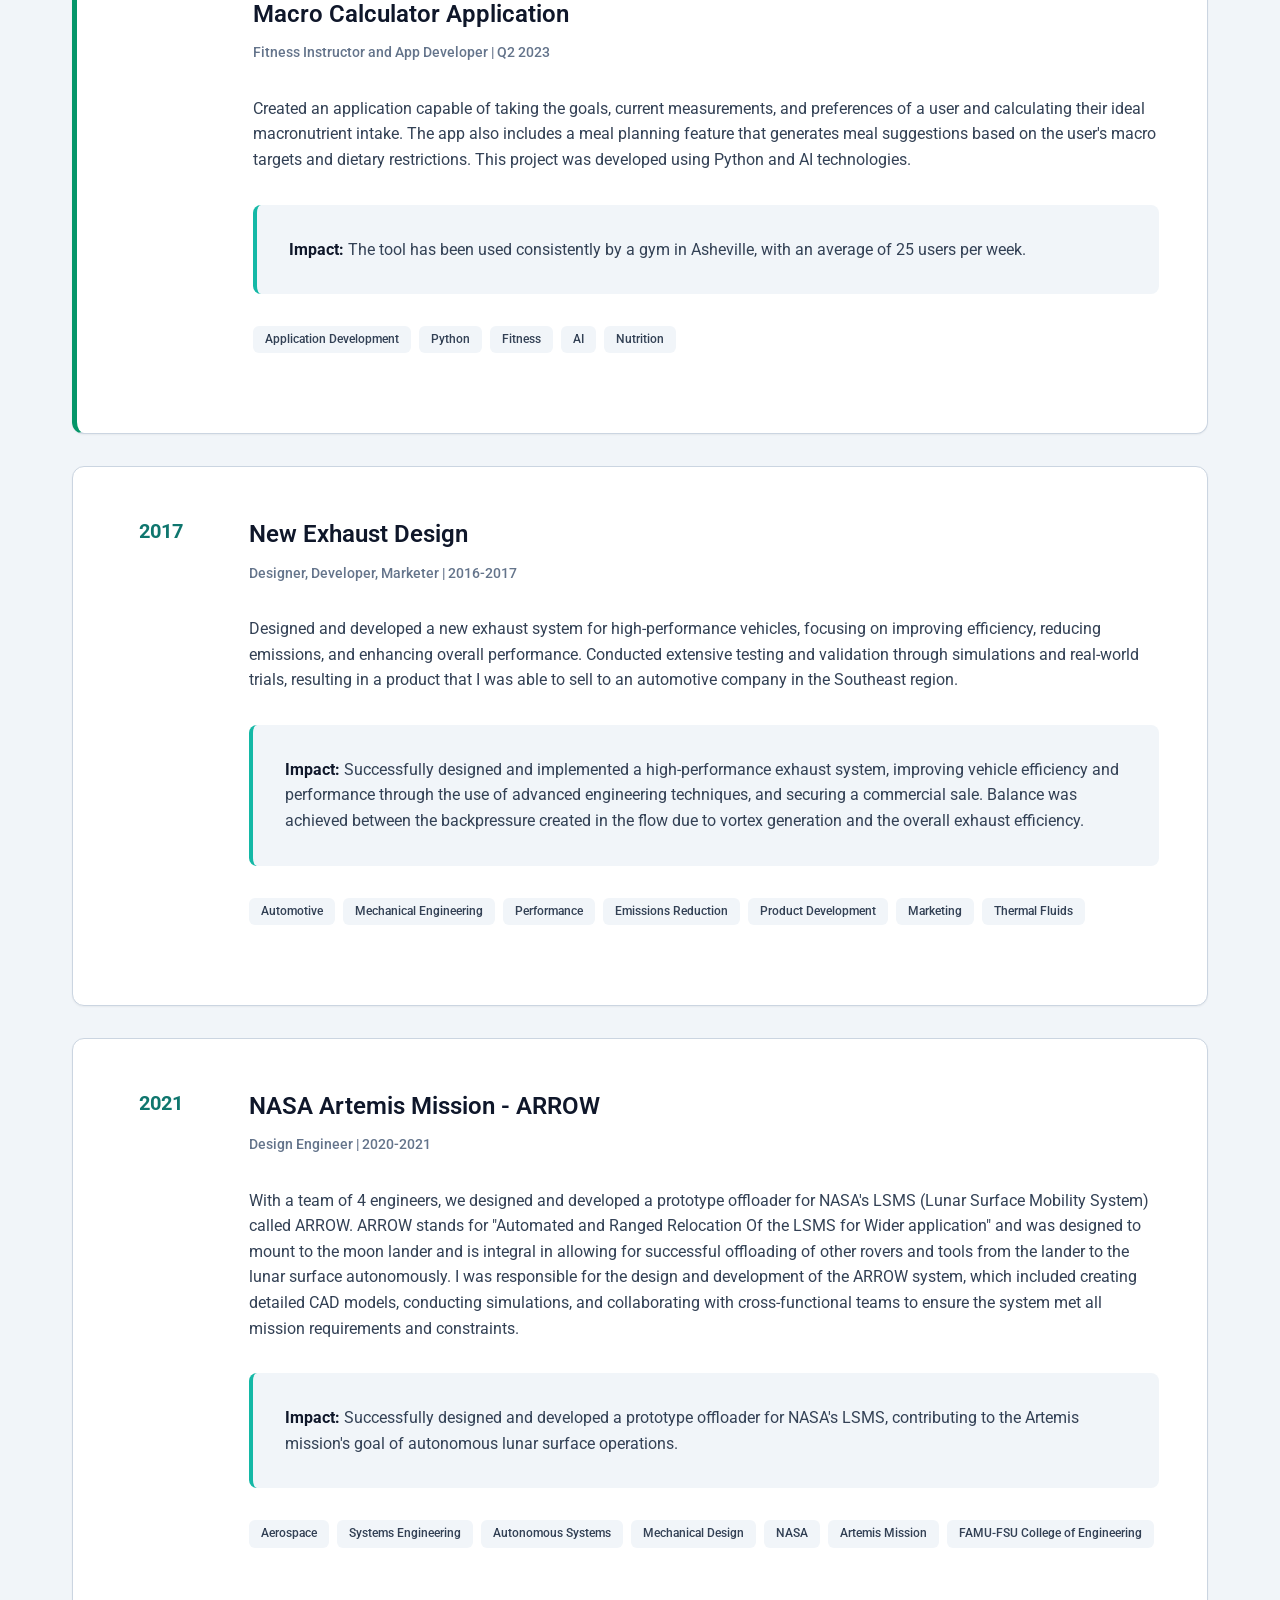
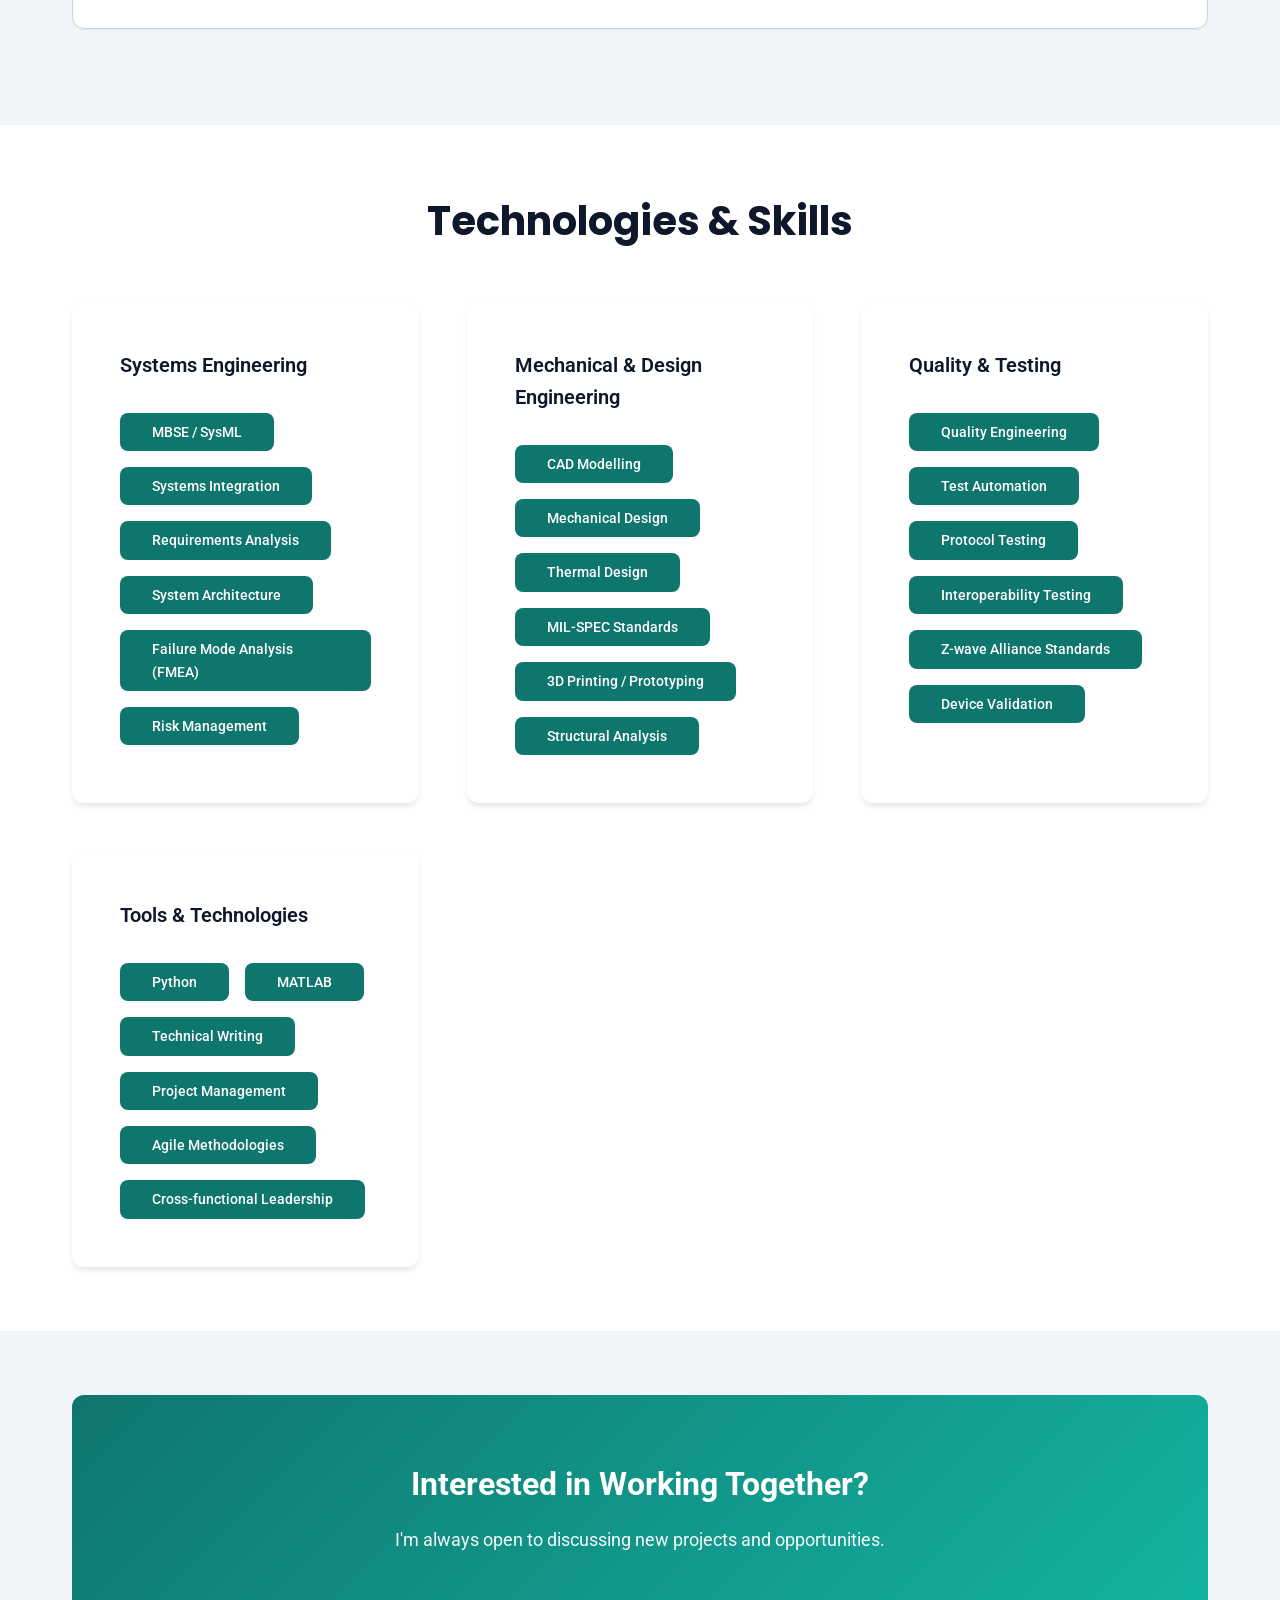
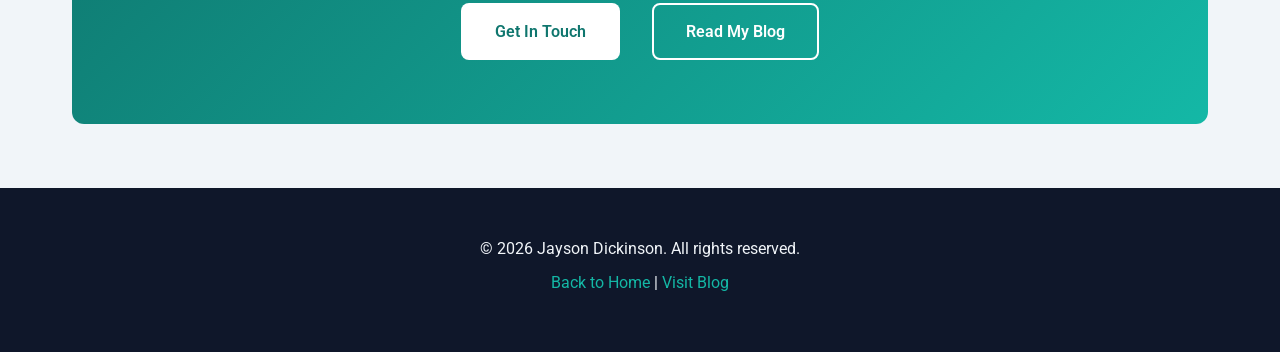
<file: projects.html>
<!DOCTYPE html>
<html lang="en">
<head>
  <meta charset="UTF-8" />
  <meta name="viewport" content="width=device-width, initial-scale=1.0" />
  <title>Projects | Jayson Dickinson</title>
  <!-- Google Fonts -->
  <link rel="preconnect" href="https://fonts.googleapis.com">
  <link rel="preconnect" href="https://fonts.gstatic.com" crossorigin>
  <link href="https://fonts.googleapis.com/css2?family=Roboto:wght@300;400;500;600;700&family=Poppins:wght@400;500;600;700&display=swap" rel="stylesheet">
  <!-- Font Awesome Icons -->
  <link rel="stylesheet" href="https://cdnjs.cloudflare.com/ajax/libs/font-awesome/6.5.1/css/all.min.css" />
  <link rel="stylesheet" href="styles.css" />
</head>
<body>
  <!-- Navigation -->
  <nav class="navbar">
    <div class="container">
      <div class="logo">Jayson Dickinson</div>
      <ul class="nav-links">
        <li><a href="index.html">Home</a></li>
        <li><a href="index.html#about">About</a></li>
        <li><a href="projects.html" class="active">Projects</a></li>
        <li><a href="index.html#experience">Experience</a></li>
        <li><a href="index.html#education">Education</a></li>
        <li><a href="index.html#contact">Contact</a></li>
        <li><a href="blog.html" class="blog-link">Blog</a></li>
      </ul>
    </div>
  </nav>

  <!-- Projects Header -->
  <section class="hero">
    <div class="container">
      <h1 class="hero-title">Professional Projects</h1>
      <p class="hero-description">A comprehensive showcase of my professional work, achievements, and contributions</p>
    </div>
  </section>

  <!-- Featured Project -->
  <section class="section">
    <div class="container">
      <h2 class="section-title">Featured Project</h2>
      <div class="featured-project">
        <div class="featured-content">
          <h3 class="featured-title">Major System Architecture Redesign</h3>
          <p class="featured-date">2025 - Present | Company Name</p>
          <div class="featured-description">
            <p>
              Led a comprehensive redesign of the core system architecture, improving performance by 300% 
              and reducing operational costs by 40%. This project involved coordinating with multiple 
              teams, implementing modern best practices, and ensuring zero downtime during migration.
            </p>
            <h4>Key Achievements:</h4>
            <ul>
              <li>Designed and implemented microservices architecture serving 1M+ daily users</li>
              <li>Reduced system latency from 800ms to 200ms average response time</li>
              <li>Implemented automated testing pipeline increasing code coverage from 45% to 92%</li>
              <li>Led team of 8 engineers through successful migration with zero incidents</li>
            </ul>
            <h4>Technologies Used:</h4>
            <div class="tech-stack">
              <span class="tag">Cloud Platform</span>
              <span class="tag">Kubernetes</span>
              <span class="tag">Microservices</span>
              <span class="tag">CI/CD</span>
              <span class="tag">Performance Optimization</span>
            </div>
          </div>
        </div>
      </div>
    </div>
  </section>

  <!-- All Projects -->
  <section class="section section-alt">
    <div class="container">
      <h2 class="section-title">All Projects</h2>
      
      <div class="project-detailed project-wireless">
        <div class="project-year">2024</div>
        <div class="project-info">
          <div class="project-badge"><i class="fas fa-broadcast-tower"></i></div>
          <h3>Z-wave Long Range Protocol</h3>
          <p class="project-meta">Lead Engineer | Q1 2024 - Present</p>
          <p class="project-desc">
            Developed a repeatable and scalable testing framework for the Z-wave Long Range protocol, enabling comprehensive validation of device interoperability and performance. This framework has been adopted as the standard testing approach for all Z-wave LR devices, significantly improving the quality and reliability of products in the ecosystem.
          </p>
          <div class="project-impact">
            <strong>Impact:</strong> Standardized testing approach for all Z-wave LR devices, significantly improving product quality and reliability, as well as reducing time-to-market for new devices.
          </div>
          <div class="project-tags">
            <span class="tag-small">Quality Engineering</span>
            <span class="tag-small">Z-wave Alliance</span>
            <span class="tag-small">Interoperability Testing</span>
            <span class="tag-small">Protocol Development</span>
          </div>
        </div>
      </div>

      <div class="project-detailed project-space">
        <div class="project-year">2021</div>
        <div class="project-info">
          <div class="project-badge"><i class="fas fa-rocket"></i></div>
          <h3>NASA - Artemis Mission - Rover Development</h3>
          <p class="project-meta">Systems Engineer | Q4 2020 - Q2 2021</p>
          <p class="project-desc">
            Utilized SysML and MBSE methodologies to design and develop a prototype rover for NASA's Artemis mission. This project involved creating detailed system models, conducting simulations, and collaborating with cross-functional teams to ensure the rover met all mission requirements and constraints.
          </p>
          <div class="project-impact">
            <strong>Impact:</strong> Contributed to the successful development of a prototype rover for NASA's Artemis mission, demonstrating the effectiveness of MBSE methodologies in complex aerospace projects and paving the way for future contributions to space exploration efforts. The rover accomplished a never-before-seen feat of being able to seamlessly transition between lunar and Martian terrain, showcasing innovative engineering solutions. The rover was able to swim, run, and climb without human input.
          </div>
          <div class="project-tags">
            <span class="tag-small">Systems Engineering</span>
            <span class="tag-small">MBSE</span>
            <span class="tag-small">NASA</span>
            <span class="tag-small">Aerospace</span>
            <span class="tag-small">Rover Development</span>
            <span class="tag-small">Artemis Mission</span>
            <span class="tag-small">CISCOR Laboratories</span>
          </div>
          <div class="project-links" style="margin-top: 1rem;">
            <a href="https://eng.famu.fsu.edu/news/engineering-students-design-four-legged-lunar-robot-nasas-big-idea-challenge" target="_blank" class="project-link" rel="noopener noreferrer"><i class="fas fa-newspaper"></i> Read News Article</a>
            <a href="https://bigidea.nianet.org/wp-content/uploads/Florida-State-University-and-Florida-Agricultural-and-Mechnical-University-2022-Big-Idea-Technical-Paper.pdf" target="_blank" class="project-link" rel="noopener noreferrer"><i class="fas fa-file-pdf"></i> Technical Paper</a>
          </div>
        </div>
      </div>

      <div class="project-detailed project-health">
        <div class="project-year">2023</div>
        <div class="project-info">
          <div class="project-badge"><i class="fas fa-heartbeat"></i></div>
          <h3>Macro Calculator Application</h3>
          <p class="project-meta">Fitness Instructor and App Developer | Q2 2023</p>
          <p class="project-desc">
            Created an application capable of taking the goals, current measurements, and preferences of a user and calculating their ideal macronutrient intake. The app also includes a meal planning feature that generates meal suggestions based on the user's macro targets and dietary restrictions. This project was developed using Python and AI technologies.
          </p>
          <div class="project-impact">
            <strong>Impact:</strong> The tool has been used consistently by a gym in Asheville, with an average of 25 users per week.
          </div>
          <div class="project-tags">
            <span class="tag-small">Application Development</span>
            <span class="tag-small">Python</span>
            <span class="tag-small">Fitness</span>
            <span class="tag-small">AI</span>
            <span class="tag-small">Nutrition</span>
          </div>
        </div>
      </div>

      <div class="project-detailed">
        <div class="project-year">2017</div>
        <div class="project-info">
          <h3>New Exhaust Design</h3>
          <p class="project-meta">Designer, Developer, Marketer | 2016-2017</p>
          <p class="project-desc">
            Designed and developed a new exhaust system for high-performance vehicles, focusing on improving efficiency, reducing emissions, and enhancing overall performance. Conducted extensive testing and validation through simulations and real-world trials, resulting in a product that I was able to sell to an automotive company in the Southeast region.
          </p>
          <div class="project-impact">
            <strong>Impact:</strong> Successfully designed and implemented a high-performance exhaust system, improving vehicle efficiency and performance through the use of advanced engineering techniques, and securing a commercial sale.
            Balance was achieved between the backpressure created in the flow due to vortex generation and the overall exhaust efficiency.
          </div>
          <div class="project-tags">
            <span class="tag-small">Automotive</span>
            <span class="tag-small">Mechanical Engineering</span>
            <span class="tag-small">Performance</span>
            <span class="tag-small">Emissions Reduction</span>
            <span class="tag-small">Product Development</span>
            <span class="tag-small">Marketing</span>
            <span class="tag-small">Thermal Fluids</span>
          </div>
        </div>
      </div>

      <div class="project-detailed">
        <div class="project-year">2021</div>
        <div class="project-info">
          <h3>NASA Artemis Mission - ARROW</h3>
          <p class="project-meta">Design Engineer | 2020-2021</p>
          <p class="project-desc">
            With a team of 4 engineers, we designed and developed a prototype offloader for NASA's LSMS (Lunar Surface Mobility System) called ARROW.
            ARROW stands for "Automated and Ranged Relocation Of the LSMS for Wider application" and was designed to mount to the moon lander and is integral in allowing for successful offloading of other rovers and tools from the lander to the lunar surface autonomously. 
            I was responsible for the design and development of the ARROW system, which included creating detailed CAD models, conducting simulations, and collaborating with cross-functional teams to ensure the system met all mission requirements and constraints.
          </p>
          <div class="project-impact">
            <strong>Impact:</strong> Successfully designed and developed a prototype offloader for NASA's LSMS, contributing to the Artemis mission's goal of autonomous lunar surface operations.
          </div>
          <div class="project-tags">
            <span class="tag-small">Aerospace</span>
            <span class="tag-small">Systems Engineering</span>
            <span class="tag-small">Autonomous Systems</span>
            <span class="tag-small">Mechanical Design</span>
            <span class="tag-small">NASA</span>
            <span class="tag-small">Artemis Mission</span> 
            <span class="tag-small">FAMU-FSU College of Engineering</span>
          </div>
        </div>
      </div>

    </div>
  </section>

  <!-- Skills & Technologies -->
  <section class="section">
    <div class="container">
      <h2 class="section-title">Technologies & Skills</h2>
      <div class="tech-categories">
        
        <div class="tech-category">
          <h3>Systems Engineering</h3>
          <div class="tech-items">
            <span class="tag">MBSE / SysML</span>
            <span class="tag">Systems Integration</span>
            <span class="tag">Requirements Analysis</span>
            <span class="tag">System Architecture</span>
            <span class="tag">Failure Mode Analysis (FMEA)</span>
            <span class="tag">Risk Management</span>
          </div>
        </div>

        <div class="tech-category">
          <h3>Mechanical & Design Engineering</h3>
          <div class="tech-items">
            <span class="tag">CAD Modelling</span>
            <span class="tag">Mechanical Design</span>
            <span class="tag">Thermal Design</span>
            <span class="tag">MIL-SPEC Standards</span>
            <span class="tag">3D Printing / Prototyping</span>
            <span class="tag">Structural Analysis</span>
          </div>
        </div>

        <div class="tech-category">
          <h3>Quality & Testing</h3>
          <div class="tech-items">
            <span class="tag">Quality Engineering</span>
            <span class="tag">Test Automation</span>
            <span class="tag">Protocol Testing</span>
            <span class="tag">Interoperability Testing</span>
            <span class="tag">Z-wave Alliance Standards</span>
            <span class="tag">Device Validation</span>
          </div>
        </div>

        <div class="tech-category">
          <h3>Tools & Technologies</h3>
          <div class="tech-items">
            <span class="tag">Python</span>
            <span class="tag">MATLAB</span>
            <span class="tag">Technical Writing</span>
            <span class="tag">Project Management</span>
            <span class="tag">Agile Methodologies</span>
            <span class="tag">Cross-functional Leadership</span>
          </div>
        </div>

      </div>
    </div>
  </section>

  <!-- CTA Section -->
  <section class="section section-alt">
    <div class="container">
      <div class="cta-box">
        <h2>Interested in Working Together?</h2>
        <p>I'm always open to discussing new projects and opportunities.</p>
        <div class="hero-cta">
          <a href="index.html#contact" class="btn btn-primary">Get In Touch</a>
          <a href="blog.html" class="btn btn-secondary">Read My Blog</a>
        </div>
      </div>
    </div>
  </section>

  <!-- Footer -->
  <footer class="footer">
    <div class="container">
      <p>&copy; 2026 Jayson Dickinson. All rights reserved.</p>
      <p><a href="index.html">Back to Home</a> | <a href="blog.html">Visit Blog</a></p>
    </div>
  </footer>

</body>
</html>
</file>
<file: styles.css>
/* ===================================
   Global Styles & Reset
   =================================== */
* {
  margin: 0;
  padding: 0;
  box-sizing: border-box;
}

:root {
  /* Color Palette - Modern Professional Theme */
  --primary-color: #0f766e;
  --primary-dark: #115e59;
  --secondary-color: #475569;
  --accent-color: #14b8a6;
  --accent-dark: #0d9488;
  --bg-light: #f1f5f9;
  --bg-white: #ffffff;
  --text-dark: #0f172a;
  --text-medium: #334155;
  --text-light: #64748b;
  --border-color: #cbd5e1;
  
  /* Spacing */
  --spacing-xs: 0.5rem;
  --spacing-sm: 1rem;
  --spacing-md: 2rem;
  --spacing-lg: 3rem;
  --spacing-xl: 4rem;
  
  /* Typography */
  --font-main: 'Roboto', -apple-system, BlinkMacSystemFont, 'Segoe UI', sans-serif;
  --font-heading: 'Poppins', 'Segoe UI', system-ui, sans-serif;
  
  /* Shadows */
  --shadow-sm: 0 1px 2px 0 rgba(0, 0, 0, 0.05);
  --shadow-md: 0 4px 6px -1px rgba(0, 0, 0, 0.1);
  --shadow-lg: 0 10px 15px -3px rgba(0, 0, 0, 0.1);
  
  /* Border Radius */
  --radius-sm: 0.375rem;
  --radius-md: 0.5rem;
  --radius-lg: 0.75rem;
}

html {
  scroll-behavior: smooth;
}

body {
  font-family: var(--font-main);
  color: var(--text-dark);
  line-height: 1.6;
  background-color: var(--bg-white);
}

.container {
  max-width: 1200px;
  margin: 0 auto;
  padding: 0 var(--spacing-md);
}

/* ===================================
   Navigation Bar
   =================================== */
.navbar {
  background-color: var(--bg-white);
  box-shadow: var(--shadow-sm);
  position: sticky;
  top: 0;
  z-index: 1000;
  padding: var(--spacing-sm) 0;
}

.navbar .container {
  display: flex;
  justify-content: space-between;
  align-items: center;
}

.logo {
  font-size: 1.5rem;
  font-weight: 700;
  color: var(--primary-color);
  font-family: var(--font-heading);
}

.nav-links {
  display: flex;
  list-style: none;
  gap: var(--spacing-md);
  align-items: center;
}

.nav-links a {
  text-decoration: none;
  color: var(--text-medium);
  font-weight: 500;
  transition: color 0.3s ease;
  padding: var(--spacing-xs) var(--spacing-sm);
  border-radius: var(--radius-sm);
}

.nav-links a:hover,
.nav-links a.active {
  color: var(--primary-color);
  background-color: var(--bg-light);
}

.blog-link {
  background-color: var(--primary-color);
  color: var(--bg-white) !important;
  padding: var(--spacing-xs) var(--spacing-md);
  border-radius: var(--radius-md);
}

.blog-link:hover {
  background-color: var(--primary-dark) !important;
}

/* ===================================
   Hero Section
   =================================== */
.hero {
  background: linear-gradient(135deg, #0f172a 0%, #1e293b 50%, #334155 100%);
  color: var(--bg-white);
  padding: var(--spacing-xl) 0;
  text-align: center;
  min-height: 500px;
  display: flex;
  align-items: center;
  justify-content: center;
  position: relative;
  overflow: hidden;
}

.hero::before {
  content: '';
  position: absolute;
  top: 0;
  left: 0;
  right: 0;
  bottom: 0;
  background: linear-gradient(45deg, var(--primary-color) 0%, var(--accent-color) 100%);
  opacity: 0.15;
  z-index: 0;
}

.hero .container {
  position: relative;
  z-index: 1;
}

.hero-title {
  font-size: 3.5rem;
  font-weight: 700;
  margin-bottom: var(--spacing-sm);
  font-family: var(--font-heading);
  line-height: 1.2;
}

.hero-subtitle {
  font-size: 1.75rem;
  margin-bottom: var(--spacing-md);
  opacity: 0.95;
}

.hero-description {
  font-size: 1.25rem;
  margin-bottom: var(--spacing-lg);
  opacity: 0.9;
  max-width: 600px;
  margin-left: auto;
  margin-right: auto;
}

.hero-cta {
  display: flex;
  gap: var(--spacing-md);
  justify-content: center;
  flex-wrap: wrap;
}

/* ===================================
   Buttons
   =================================== */
.btn {
  display: inline-block;
  padding: 0.875rem 2rem;
  border-radius: var(--radius-md);
  text-decoration: none;
  font-weight: 600;
  transition: all 0.3s ease;
  border: 2px solid transparent;
}

.btn-primary {
  background-color: var(--bg-white);
  color: var(--primary-color);
}

.btn-primary:hover {
  transform: translateY(-2px);
  box-shadow: var(--shadow-lg);
}

.btn-secondary {
  background-color: transparent;
  color: var(--bg-white);
  border-color: var(--bg-white);
}

.btn-secondary:hover {
  background-color: var(--bg-white);
  color: var(--primary-color);
  transform: translateY(-2px);
}

/* ===================================
   Sections
   =================================== */
.section {
  padding: var(--spacing-xl) 0;
}

.section-alt {
  background-color: var(--bg-light);
}

.section-title {
  font-size: 2.5rem;
  font-weight: 700;
  text-align: center;
  margin-bottom: var(--spacing-lg);
  color: var(--text-dark);
  font-family: var(--font-heading);
}

/* ===================================
   About Section
   =================================== */
#about {
  position: relative;
  background-size: cover;
  background-position: center;
  background-attachment: fixed;
  transition: background-image 0.5s ease-in-out;
}

#about::before {
  content: '';
  position: absolute;
  top: 0;
  left: 0;
  right: 0;
  bottom: 0;
  background: linear-gradient(135deg, rgba(255, 255, 255, 0.75) 0%, rgba(241, 245, 249, 0.78) 100%);
  z-index: 0;
}

#about .container {
  position: relative;
  z-index: 1;
}

.about-content {
  display: grid;
  grid-template-columns: 1fr 1fr;
  gap: var(--spacing-lg);
  max-width: 1000px;
  margin: 0 auto;
}

.about-text {
  font-size: 1.125rem;
  color: var(--text-medium);
}

.about-text p {
  margin-bottom: var(--spacing-md);
}

.skills h3 {
  font-size: 1.5rem;
  margin-bottom: var(--spacing-md);
  color: var(--text-dark);
}

.skill-tags {
  display: flex;
  flex-wrap: wrap;
  gap: var(--spacing-sm);
}

.tag {
  background-color: var(--primary-color);
  color: var(--bg-white);
  padding: var(--spacing-xs) var(--spacing-md);
  border-radius: var(--radius-md);
  font-size: 0.875rem;
  font-weight: 500;
}

/* ===================================
   Projects Section
   =================================== */
.projects-grid {
  display: grid;
  grid-template-columns: repeat(auto-fit, minmax(320px, 1fr));
  gap: var(--spacing-lg);
  max-width: 1200px;
  margin: 0 auto;
}

.project-card {
  background-color: var(--bg-white);
  border-radius: var(--radius-lg);
  padding: var(--spacing-lg);
  box-shadow: var(--shadow-md);
  transition: all 0.3s ease;
  border: 1px solid var(--border-color);
}

.project-card:hover {
  transform: translateY(-5px);
  box-shadow: var(--shadow-lg);
}

/* Project Image/Icon Area */
.project-image {
  width: 100%;
  height: 180px;
  background: linear-gradient(135deg, var(--primary-color), var(--accent-color));
  border-radius: var(--radius-lg);
  margin-bottom: var(--spacing-md);
  display: flex;
  align-items: center;
  justify-content: center;
  overflow: hidden;
  position: relative;
  transition: all 0.4s ease;
}

.project-image::before {
  content: '';
  position: absolute;
  top: 0;
  left: 0;
  right: 0;
  bottom: 0;
  background: radial-gradient(circle at 30% 50%, rgba(255,255,255,0.1) 0%, transparent 50%);
}

.project-icon-large {
  font-size: 5rem;
  color: rgba(255, 255, 255, 0.9);
  z-index: 1;
  transition: all 0.4s ease;
}

.project-card:hover .project-icon-large {
  color: rgba(255, 255, 255, 1);
}

/* Default hover animation for non-animated project cards */
.project-health:hover .project-icon-large {
  animation: heartbeat 1.5s ease-in-out infinite;
}

@keyframes heartbeat {
  0%, 100% {
    transform: scale(1);
  }
  10% {
    transform: scale(1.2);
  }
  20% {
    transform: scale(1);
  }
  30% {
    transform: scale(1.25);
  }
  40% {
    transform: scale(1);
  }
}

.project-card:hover .project-image {
  transform: scale(1.02);
}

/* Project Icons in Headers */
.project-card h3 i {
  margin-right: var(--spacing-xs);
  color: var(--accent-color);
}

.tag-small i {
  margin-right: 4px;
  opacity: 0.8;
}

.project-link i {
  margin-left: 4px;
  transition: transform 0.3s ease;
}

.project-link:hover i {
  transform: translateX(5px);
}

/* Themed Project Images */
.project-wireless .project-image {
  background: linear-gradient(135deg, #14b8a6 0%, #0d9488 100%);
  position: relative;
  overflow: visible;
}

.project-space .project-image {
  background: linear-gradient(135deg, #1e40af 0%, #1e3a8a 100%);
  position: relative;
  overflow: hidden;
}

.project-health .project-image {
  background: linear-gradient(135deg, #059669 0%, #047857 100%);
}

/* Radio Wave Pulse Animation for Z-wave Project */
.project-wireless .project-image::before,
.project-wireless .project-image::after {
  content: '';
  position: absolute;
  top: 50%;
  left: 50%;
  transform: translate(-50%, -50%);
  width: 100px;
  height: 100px;
  border: 3px solid rgba(255, 255, 255, 0.6);
  border-radius: 50%;
  opacity: 0;
  pointer-events: none;
}

.project-wireless:hover .project-image::before {
  animation: radioPulse 2s ease-out infinite;
}

.project-wireless:hover .project-image::after {
  animation: radioPulse 2s ease-out infinite 1s;
}

.project-wireless:hover .project-icon-large {
  animation: antennaTransmit 2s ease-in-out infinite;
}

@keyframes radioPulse {
  0% {
    width: 100px;
    height: 100px;
    opacity: 0.8;
  }
  50% {
    opacity: 0.4;
  }
  100% {
    width: 250px;
    height: 250px;
    opacity: 0;
  }
}

@keyframes antennaTransmit {
  0%, 100% {
    transform: scale(1);
  }
  50% {
    transform: scale(1.05);
  }
}

/* NASA Rocket Takeoff Animation */
.project-space .project-icon-large {
  transform: rotate(-45deg);
}

.project-space:hover .project-icon-large {
  animation: rocketTakeoff 5s ease-in-out forwards;
}

@keyframes rocketTakeoff {
  0% {
    transform: translateY(0) rotate(-45deg) scale(1);
    opacity: 1;
  }
  15% {
    transform: translateY(-200px) rotate(-45deg) scale(0.8);
    opacity: 0;
  }
  85% {
    transform: translateY(-200px) rotate(-45deg) scale(0.8);
    opacity: 0;
  }
  100% {
    transform: translateY(0) rotate(-45deg) scale(1);
    opacity: 1;
  }
}

/* Rover Element Styling */
.project-rover {
  position: absolute;
  bottom: 30px;
  left: -60px;
  height: 60px;
  width: auto;
  opacity: 0;
  z-index: 2;
  filter: brightness(1.1);
}

.project-space:hover .project-rover {
  animation: roverRoll 5s ease-in-out forwards;
}

@keyframes roverRoll {
  0% {
    left: -60px;
    opacity: 0;
  }
  15% {
    left: -60px;
    opacity: 0;
  }
  20% {
    opacity: 1;
  }
  70% {
    opacity: 1;
  }
  75% {
    left: calc(100% + 40px);
    opacity: 0;
  }
  100% {
    left: calc(100% + 40px);
    opacity: 0;
  }
}

/* Themed Project Cards */
.project-wireless {
  border-left: 4px solid #14b8a6;
}

.project-wireless .project-icon {
  background: linear-gradient(135deg, #14b8a6, #0d9488);
  box-shadow: 0 4px 15px rgba(20, 184, 166, 0.4);
}

.project-wireless:hover {
  border-left-color: #0d9488;
  background: linear-gradient(to bottom, #ffffff, #f0fdfa);
}

.project-space {
  border-left: 4px solid #1e40af;
}

.project-space .project-icon {
  background: linear-gradient(135deg, #1e40af, #1e3a8a);
  box-shadow: 0 4px 15px rgba(30, 64, 175, 0.4);
}

.project-space:hover {
  border-left-color: #1e3a8a;
  background: linear-gradient(to bottom, #ffffff, #eff6ff);
}

.project-health {
  border-left: 4px solid #059669;
}

.project-health .project-icon {
  background: linear-gradient(135deg, #059669, #047857);
  box-shadow: 0 4px 15px rgba(5, 150, 105, 0.4);
}

.project-health:hover {
  border-left-color: #047857;
  background: linear-gradient(to bottom, #ffffff, #f0fdf4);
}


.project-header {
  display: flex;
  justify-content: space-between;
  align-items: flex-start;
  margin-bottom: var(--spacing-md);
}

.project-card h3 {
  font-size: 1.5rem;
  color: var(--text-dark);
  font-weight: 600;
}

.project-date {
  color: var(--text-light);
  font-size: 0.875rem;
  white-space: nowrap;
}

.project-description {
  color: var(--text-medium);
  margin-bottom: var(--spacing-md);
  line-height: 1.6;
}

.project-tags {
  display: flex;
  flex-wrap: wrap;
  gap: var(--spacing-xs);
  margin-bottom: var(--spacing-md);
}

.tag-small {
  background-color: var(--bg-light);
  color: var(--text-medium);
  padding: 0.25rem 0.75rem;
  border-radius: var(--radius-sm);
  font-size: 0.75rem;
  font-weight: 500;
}

.project-links {
  margin-top: var(--spacing-md);
}

.project-link {
  color: var(--primary-color);
  text-decoration: none;
  font-weight: 600;
  transition: color 0.3s ease;
}

.project-link:hover {
  color: var(--primary-dark);
}

/* ===================================
   Experience Timeline
   =================================== */
.timeline {
  max-width: 800px;
  margin: 0 auto;
  position: relative;
  padding-left: var(--spacing-lg);
}

.timeline::before {
  content: '';
  position: absolute;
  left: 0;
  top: 0;
  bottom: 0;
  width: 2px;
  background-color: var(--border-color);
}

.timeline-item {
  position: relative;
  margin-bottom: var(--spacing-lg);
}

.timeline-marker {
  position: absolute;
  left: calc(-1 * var(--spacing-lg) - 6px);
  top: 0;
  width: 14px;
  height: 14px;
  border-radius: 50%;
  background-color: var(--primary-color);
  border: 3px solid var(--bg-white);
}

.timeline-content h3 {
  font-size: 1.5rem;
  color: var(--text-dark);
  margin-bottom: var(--spacing-xs);
}

.company {
  color: var(--text-medium);
  font-weight: 600;
  margin-bottom: var(--spacing-md);
}

.timeline-content ul {
  margin-left: var(--spacing-md);
  color: var(--text-medium);
}

.timeline-content li {
  margin-bottom: var(--spacing-xs);
}

/* ===================================
   Education Section
   =================================== */
.education-grid {
  display: grid;
  grid-template-columns: repeat(auto-fit, minmax(350px, 1fr));
  gap: var(--spacing-lg);
  max-width: 1000px;
  margin: 0 auto;
}

.education-card {
  background-color: var(--bg-white);
  border-radius: var(--radius-lg);
  padding: var(--spacing-xl);
  text-align: center;
  box-shadow: var(--shadow-md);
  transition: all 0.3s ease;
  border: 2px solid var(--border-color);
}

.education-card:hover {
  transform: translateY(-5px);
  box-shadow: var(--shadow-lg);
  border-color: var(--accent-color);
}

.education-icon {
  width: 80px;
  height: 80px;
  margin: 0 auto var(--spacing-md);
  background: linear-gradient(135deg, var(--primary-color), var(--accent-color));
  border-radius: 50%;
  display: flex;
  align-items: center;
  justify-content: center;
  color: var(--bg-white);
  position: relative;
  box-shadow: 0 4px 15px rgba(15, 118, 110, 0.3);
  transition: all 0.3s ease;
}

.education-icon i {
  font-size: 2.5rem;
}

.education-card:hover .education-icon {
  transform: scale(1.1);
  box-shadow: 0 6px 20px rgba(15, 118, 110, 0.4);
}

.education-card h3 {
  font-size: 1.5rem;
  color: var(--text-dark);
  margin-bottom: var(--spacing-sm);
  font-weight: 700;
}

.education-major {
  color: var(--primary-color);
  font-weight: 600;
  font-size: 1.125rem;
  margin-bottom: var(--spacing-xs);
}

.education-school {
  color: var(--text-medium);
  font-weight: 500;
  margin-bottom: var(--spacing-xs);
}

.education-date {
  color: var(--text-light);
  font-size: 0.875rem;
  margin-bottom: var(--spacing-md);
}

.education-details {
  margin-top: var(--spacing-md);
  padding-top: var(--spacing-md);
  border-top: 1px solid var(--border-color);
  text-align: left;
}

.education-details p {
  color: var(--text-medium);
  font-size: 0.9rem;
  margin-bottom: var(--spacing-xs);
}

.education-details strong {
  color: var(--text-dark);
}

/* ===================================
   Certifications & Accomplishments
   =================================== */
.certifications-grid {
  display: grid;
  grid-template-columns: repeat(auto-fit, minmax(300px, 1fr));
  gap: var(--spacing-lg);
  max-width: 1200px;
  margin: 0 auto;
}

.cert-card {
  background-color: var(--bg-white);
  border-radius: var(--radius-lg);
  padding: var(--spacing-lg);
  text-align: center;
  box-shadow: var(--shadow-md);
  transition: all 0.3s ease;
  border: 2px solid var(--border-color);
}

.cert-card:hover {
  transform: translateY(-5px);
  box-shadow: var(--shadow-lg);
  border-color: var(--primary-color);
}

.cert-icon {
  width: 70px;
  height: 70px;
  margin: 0 auto var(--spacing-md);
  background: linear-gradient(135deg, var(--accent-color), var(--accent-dark));
  border-radius: var(--radius-md);
  display: flex;
  align-items: center;
  justify-content: center;
  color: var(--bg-white);
  box-shadow: 0 4px 15px rgba(20, 184, 166, 0.3);
  transform: rotate(-5deg);
  transition: all 0.3s ease;
}

.cert-icon i {
  font-size: 2rem;
  transform: rotate(5deg);
}

.cert-card:hover .cert-icon {
  transform: rotate(0deg) scale(1.1);
}

.cert-card h3 {
  font-size: 1.25rem;
  color: var(--text-dark);
  margin-bottom: var(--spacing-sm);
  font-weight: 600;
}

.cert-issuer {
  color: var(--primary-color);
  font-weight: 600;
  margin-bottom: var(--spacing-xs);
}

.cert-date {
  color: var(--text-light);
  font-size: 0.875rem;
  margin-bottom: var(--spacing-xs);
}

.cert-id {
  color: var(--text-medium);
  font-size: 0.875rem;
  font-family: monospace;
  margin-top: var(--spacing-sm);
}

.cert-description {
  color: var(--text-medium);
  margin-top: var(--spacing-sm);
  line-height: 1.5;
}

/* ===================================
   Contact Section
   =================================== */
.contact-content {
  text-align: center;
  max-width: 600px;
  margin: 0 auto;
}

.contact-intro {
  font-size: 1.125rem;
  color: var(--text-medium);
  margin-bottom: var(--spacing-lg);
}

.contact-methods {
  display: flex;
  flex-direction: column;
  gap: var(--spacing-md);
}

.contact-item {
  display: flex;
  align-items: center;
  justify-content: center;
  gap: var(--spacing-sm);
  padding: var(--spacing-md);
  background-color: var(--bg-white);
  border-radius: var(--radius-md);
  text-decoration: none;
  color: var(--text-dark);
  box-shadow: var(--shadow-sm);
  transition: all 0.3s ease;
  font-weight: 500;
}

.contact-item:hover {
  box-shadow: var(--shadow-md);
  transform: translateY(-2px);
  color: var(--primary-color);
}

.contact-icon {
  width: 50px;
  height: 50px;
  background: linear-gradient(135deg, var(--primary-color), var(--accent-color));
  border-radius: 50%;
  display: flex;
  align-items: center;
  justify-content: center;
  color: var(--bg-white);
  flex-shrink: 0;
  box-shadow: 0 4px 15px rgba(15, 118, 110, 0.2);
  transition: all 0.3s ease;
}

.contact-icon i {
  font-size: 1.25rem;
}

.contact-item:hover .contact-icon {
  transform: scale(1.1);
  box-shadow: 0 6px 20px rgba(15, 118, 110, 0.3);
}

/* ===================================
   Blog Styles
   =================================== */
.blog-hero {
  background: linear-gradient(135deg, #1e293b 0%, #334155 100%);
  color: var(--bg-white);
  padding: var(--spacing-xl) 0;
  text-align: center;
  position: relative;
  overflow: hidden;
}

.blog-hero::before {
  content: '';
  position: absolute;
  top: 0;
  left: 0;
  right: 0;
  bottom: 0;
  background: linear-gradient(45deg, var(--accent-color) 0%, var(--primary-color) 100%);
  opacity: 0.2;
  z-index: 0;
}

.blog-hero .container {
  position: relative;
  z-index: 1;
}

.blog-title {
  font-size: 3rem;
  font-weight: 700;
  margin-bottom: var(--spacing-sm);
  font-family: var(--font-heading);
}

.blog-subtitle {
  font-size: 1.5rem;
  opacity: 0.95;
}

.blog-grid {
  display: grid;
  grid-template-columns: repeat(auto-fill, minmax(350px, 1fr));
  gap: var(--spacing-lg);
  max-width: 1200px;
  margin: 0 auto;
}

.blog-post {
  background-color: var(--bg-white);
  border-radius: var(--radius-lg);
  padding: var(--spacing-lg);
  box-shadow: var(--shadow-md);
  transition: all 0.3s ease;
  border: 1px solid var(--border-color);
}

.blog-post:hover {
  transform: translateY(-5px);
  box-shadow: var(--shadow-lg);
}

.post-date {
  color: var(--text-light);
  font-size: 0.875rem;
  margin-bottom: var(--spacing-sm);
  font-weight: 500;
}

.post-title {
  font-size: 1.5rem;
  color: var(--text-dark);
  margin-bottom: var(--spacing-md);
  font-weight: 600;
}

.post-excerpt {
  color: var(--text-medium);
  margin-bottom: var(--spacing-md);
  line-height: 1.6;
}

.read-more {
  color: var(--primary-color);
  text-decoration: none;
  font-weight: 600;
  transition: color 0.3s ease;
  display: inline-block;
  margin-bottom: var(--spacing-md);
}

.read-more:hover {
  color: var(--primary-dark);
}

.post-tags {
  display: flex;
  flex-wrap: wrap;
  gap: var(--spacing-xs);
  margin-top: var(--spacing-md);
  padding-top: var(--spacing-md);
  border-top: 1px solid var(--border-color);
}

/* ===================================
   Blog Categories
   =================================== */
.categories {
  display: flex;
  flex-wrap: wrap;
  gap: var(--spacing-sm);
  justify-content: center;
  max-width: 800px;
  margin: 0 auto;
}

.category-item {
  padding: var(--spacing-sm) var(--spacing-md);
  background-color: var(--bg-white);
  border: 2px solid var(--border-color);
  border-radius: var(--radius-md);
  text-decoration: none;
  color: var(--text-medium);
  font-weight: 500;
  transition: all 0.3s ease;
}

.category-item:hover {
  background-color: var(--primary-color);
  color: var(--bg-white);
  border-color: var(--primary-color);
}

/* ===================================
   Footer
   =================================== */
.footer {
  background-color: var(--text-dark);
  color: var(--bg-light);
  padding: var(--spacing-lg) 0;
  text-align: center;
}

.footer p {
  margin-bottom: var(--spacing-xs);
}

.footer a {
  color: var(--accent-color);
  text-decoration: none;
  transition: color 0.3s ease;
}

.footer a:hover {
  color: var(--bg-white);
}

/* ===================================
   Responsive Design
   =================================== */
@media (max-width: 768px) {
  .hero-title {
    font-size: 2.5rem;
  }
  
  .hero-subtitle {
    font-size: 1.25rem;
  }
  
  .hero-description {
    font-size: 1rem;
  }
  
  .section-title {
    font-size: 2rem;
  }
  
  .about-content {
    grid-template-columns: 1fr;
  }
  
  .nav-links {
    gap: var(--spacing-sm);
  }
  
  .nav-links a {
    padding: var(--spacing-xs);
    font-size: 0.875rem;
  }
  
  .projects-grid,
  .blog-grid {
    grid-template-columns: 1fr;
  }
  
  .hero-cta {
    flex-direction: column;
    align-items: stretch;
  }
  
  .btn {
    text-align: center;
  }
}

@media (max-width: 480px) {
  :root {
    --spacing-md: 1rem;
    --spacing-lg: 2rem;
    --spacing-xl: 2.5rem;
  }
  
  .hero-title {
    font-size: 2rem;
  }
  
  .logo {
    font-size: 1.25rem;
  }
  
  .nav-links {
    flex-wrap: wrap;
  }
}

/* ===================================
   Detailed Projects Page
   =================================== */
.featured-project {
  background-color: var(--bg-white);
  border-radius: var(--radius-lg);
  padding: var(--spacing-xl);
  box-shadow: var(--shadow-lg);
  margin-bottom: var(--spacing-xl);
  border: 2px solid var(--primary-color);
}

.featured-title {
  font-size: 2rem;
  color: var(--text-dark);
  margin-bottom: var(--spacing-sm);
  font-weight: 700;
}

.featured-date {
  color: var(--text-light);
  font-weight: 600;
  margin-bottom: var(--spacing-md);
}

.featured-description {
  color: var(--text-medium);
  line-height: 1.8;
}

.featured-description p {
  margin-bottom: var(--spacing-md);
  font-size: 1.125rem;
}

.featured-description h4 {
  color: var(--text-dark);
  margin-top: var(--spacing-md);
  margin-bottom: var(--spacing-sm);
  font-size: 1.25rem;
}

.featured-description ul {
  margin-left: var(--spacing-md);
  margin-bottom: var(--spacing-md);
}

.featured-description li {
  margin-bottom: var(--spacing-xs);
}

.tech-stack {
  display: flex;
  flex-wrap: wrap;
  gap: var(--spacing-sm);
  margin-top: var(--spacing-md);
}

.project-detailed {
  display: grid;
  grid-template-columns: 80px 1fr;
  gap: var(--spacing-lg);
  background-color: var(--bg-white);
  border-radius: var(--radius-lg);
  padding: var(--spacing-lg);
  margin-bottom: var(--spacing-md);
  box-shadow: var(--shadow-sm);
  border: 1px solid var(--border-color);
  transition: all 0.3s ease;
}

.project-detailed:hover {
  box-shadow: var(--shadow-md);
  transform: translateX(5px);
}

/* Project Badge for Detailed View */
.project-badge {
  display: inline-flex;
  width: 45px;
  height: 45px;
  background: linear-gradient(135deg, var(--primary-color), var(--accent-color));
  border-radius: var(--radius-md);
  align-items: center;
  justify-content: center;
  font-size: 1.5rem;
  color: var(--bg-white);
  font-weight: 700;
  margin-bottom: var(--spacing-sm);
  box-shadow: 0 4px 15px rgba(15, 118, 110, 0.3);
  transition: all 0.3s ease;
}

.project-badge i {
  font-size: 1.5rem;
}

.project-detailed:hover .project-badge {
  transform: scale(1.1) rotate(5deg);
}

/* Themed Detailed Projects */
.project-detailed.project-wireless {
  border-left: 5px solid #14b8a6;
}

.project-detailed.project-wireless .project-badge {
  background: linear-gradient(135deg, #14b8a6, #0d9488);
}

.project-detailed.project-wireless .project-year {
  color: #14b8a6;
}

.project-detailed.project-space {
  border-left: 5px solid #1e40af;
}

.project-detailed.project-space .project-badge {
  background: linear-gradient(135deg, #1e40af, #1e3a8a);
}

.project-detailed.project-space .project-year {
  color: #1e40af;
}

.project-detailed.project-health {
  border-left: 5px solid #059669;
}

.project-detailed.project-health .project-badge {
  background: linear-gradient(135deg, #059669, #047857);
}

.project-detailed.project-health .project-year {
  color: #059669;
}


.project-year {
  font-size: 1.25rem;
  font-weight: 700;
  color: var(--primary-color);
  text-align: center;
}

.project-info h3 {
  font-size: 1.5rem;
  color: var(--text-dark);
  margin-bottom: var(--spacing-xs);
  font-weight: 600;
}

.project-meta {
  color: var(--text-light);
  font-size: 0.875rem;
  margin-bottom: var(--spacing-md);
  font-weight: 500;
}

.project-desc {
  color: var(--text-medium);
  line-height: 1.6;
  margin-bottom: var(--spacing-md);
}

.project-impact {
  background-color: var(--bg-light);
  padding: var(--spacing-md);
  border-radius: var(--radius-md);
  color: var(--text-medium);
  margin-bottom: var(--spacing-md);
  border-left: 4px solid var(--accent-color);
}

.project-impact strong {
  color: var(--text-dark);
}

/* Tech Categories */
.tech-categories {
  display: grid;
  grid-template-columns: repeat(auto-fit, minmax(280px, 1fr));
  gap: var(--spacing-lg);
  max-width: 1200px;
  margin: 0 auto;
}

.tech-category {
  background-color: var(--bg-white);
  padding: var(--spacing-lg);
  border-radius: var(--radius-lg);
  box-shadow: var(--shadow-md);
}

.tech-category h3 {
  font-size: 1.25rem;
  margin-bottom: var(--spacing-md);
  color: var(--text-dark);
  font-weight: 600;
}

.tech-items {
  display: flex;
  flex-wrap: wrap;
  gap: var(--spacing-sm);
}

/* CTA Box */
.cta-box {
  text-align: center;
  padding: var(--spacing-xl);
  background: linear-gradient(135deg, var(--primary-color) 0%, var(--accent-color) 100%);
  color: var(--bg-white);
  border-radius: var(--radius-lg);
}

.cta-box h2 {
  font-size: 2rem;
  margin-bottom: var(--spacing-sm);
}

.cta-box p {
  font-size: 1.125rem;
  margin-bottom: var(--spacing-lg);
  opacity: 0.95;
}

.cta-box .btn-primary {
  background-color: var(--bg-white);
  color: var(--primary-color);
}

.cta-box .btn-secondary {
  border-color: var(--bg-white);
  color: var(--bg-white);
}

/* Responsive for Projects Page */
@media (max-width: 768px) {
  .project-detailed {
    grid-template-columns: 1fr;
  }
  
  .project-year {
    text-align: left;
  }
  
  .featured-project {
    padding: var(--spacing-md);
  }
  
  .featured-title {
    font-size: 1.5rem;
  }
}
</file>
